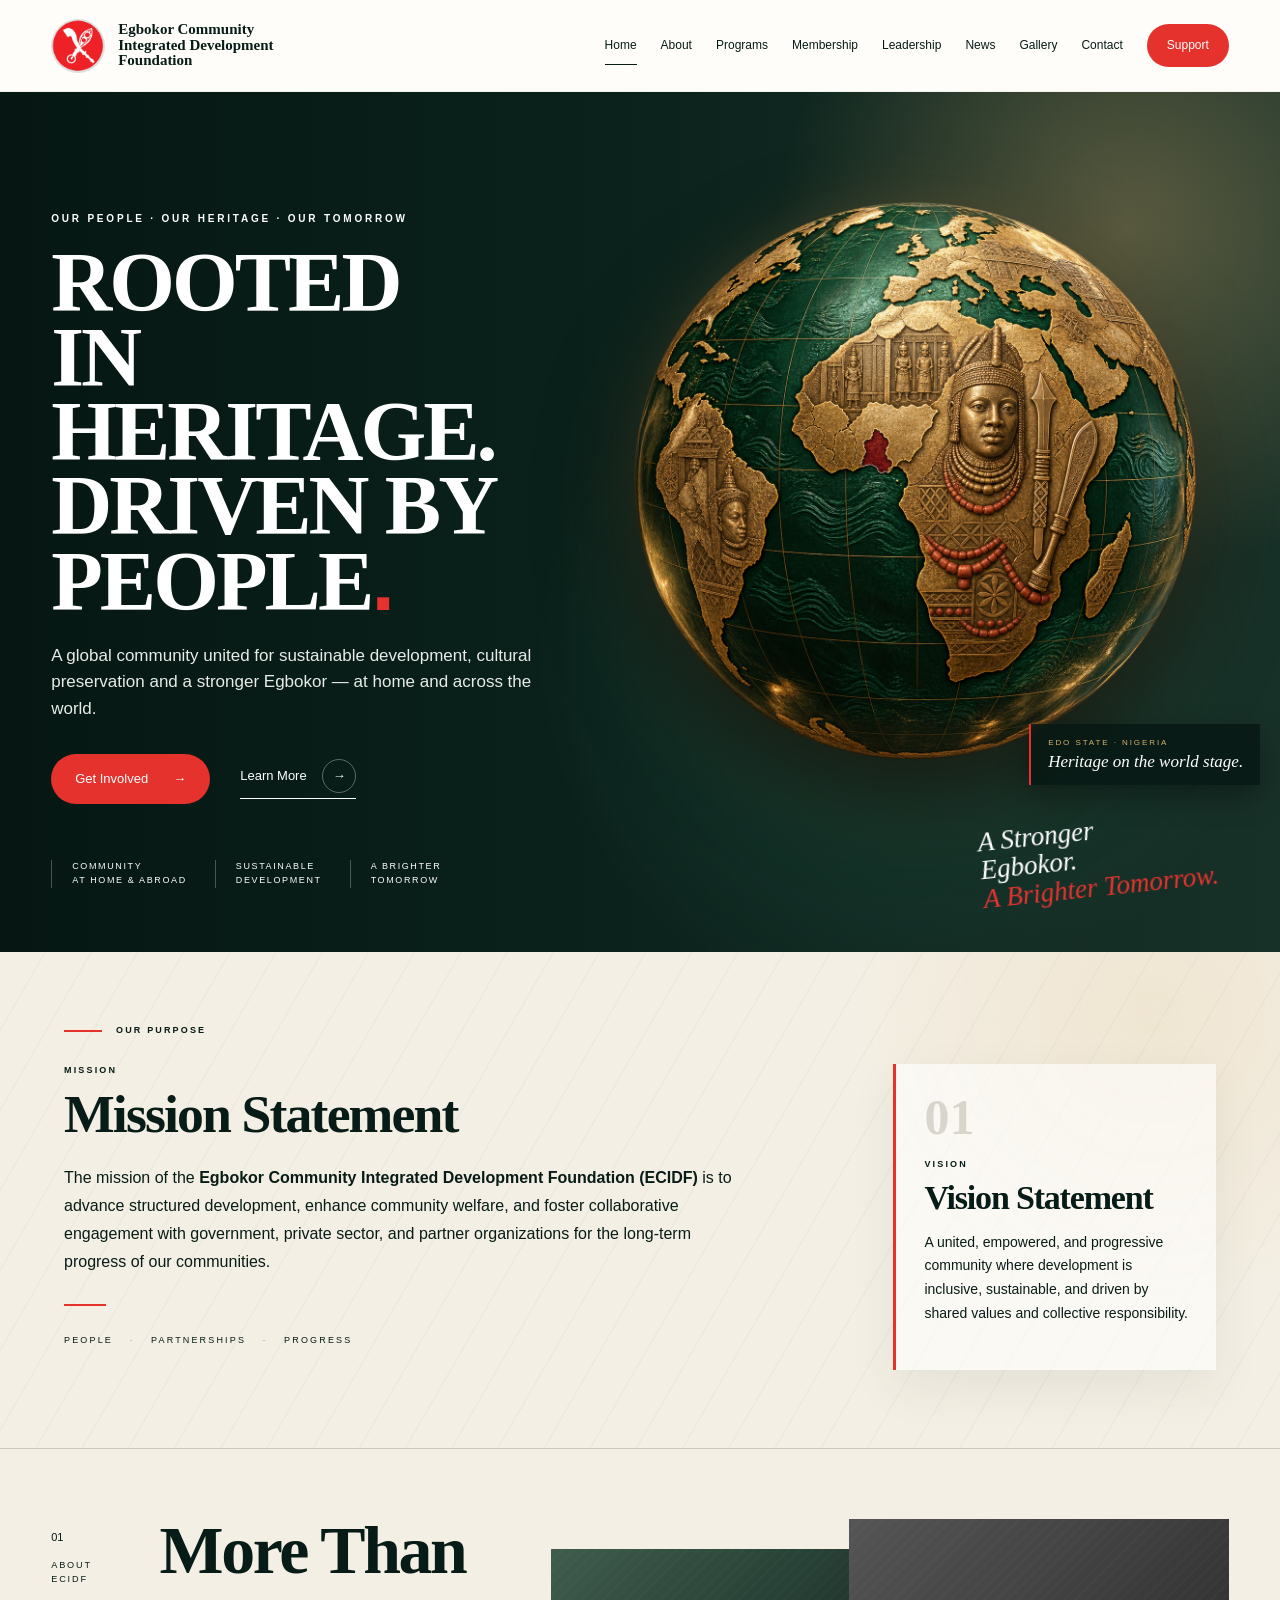
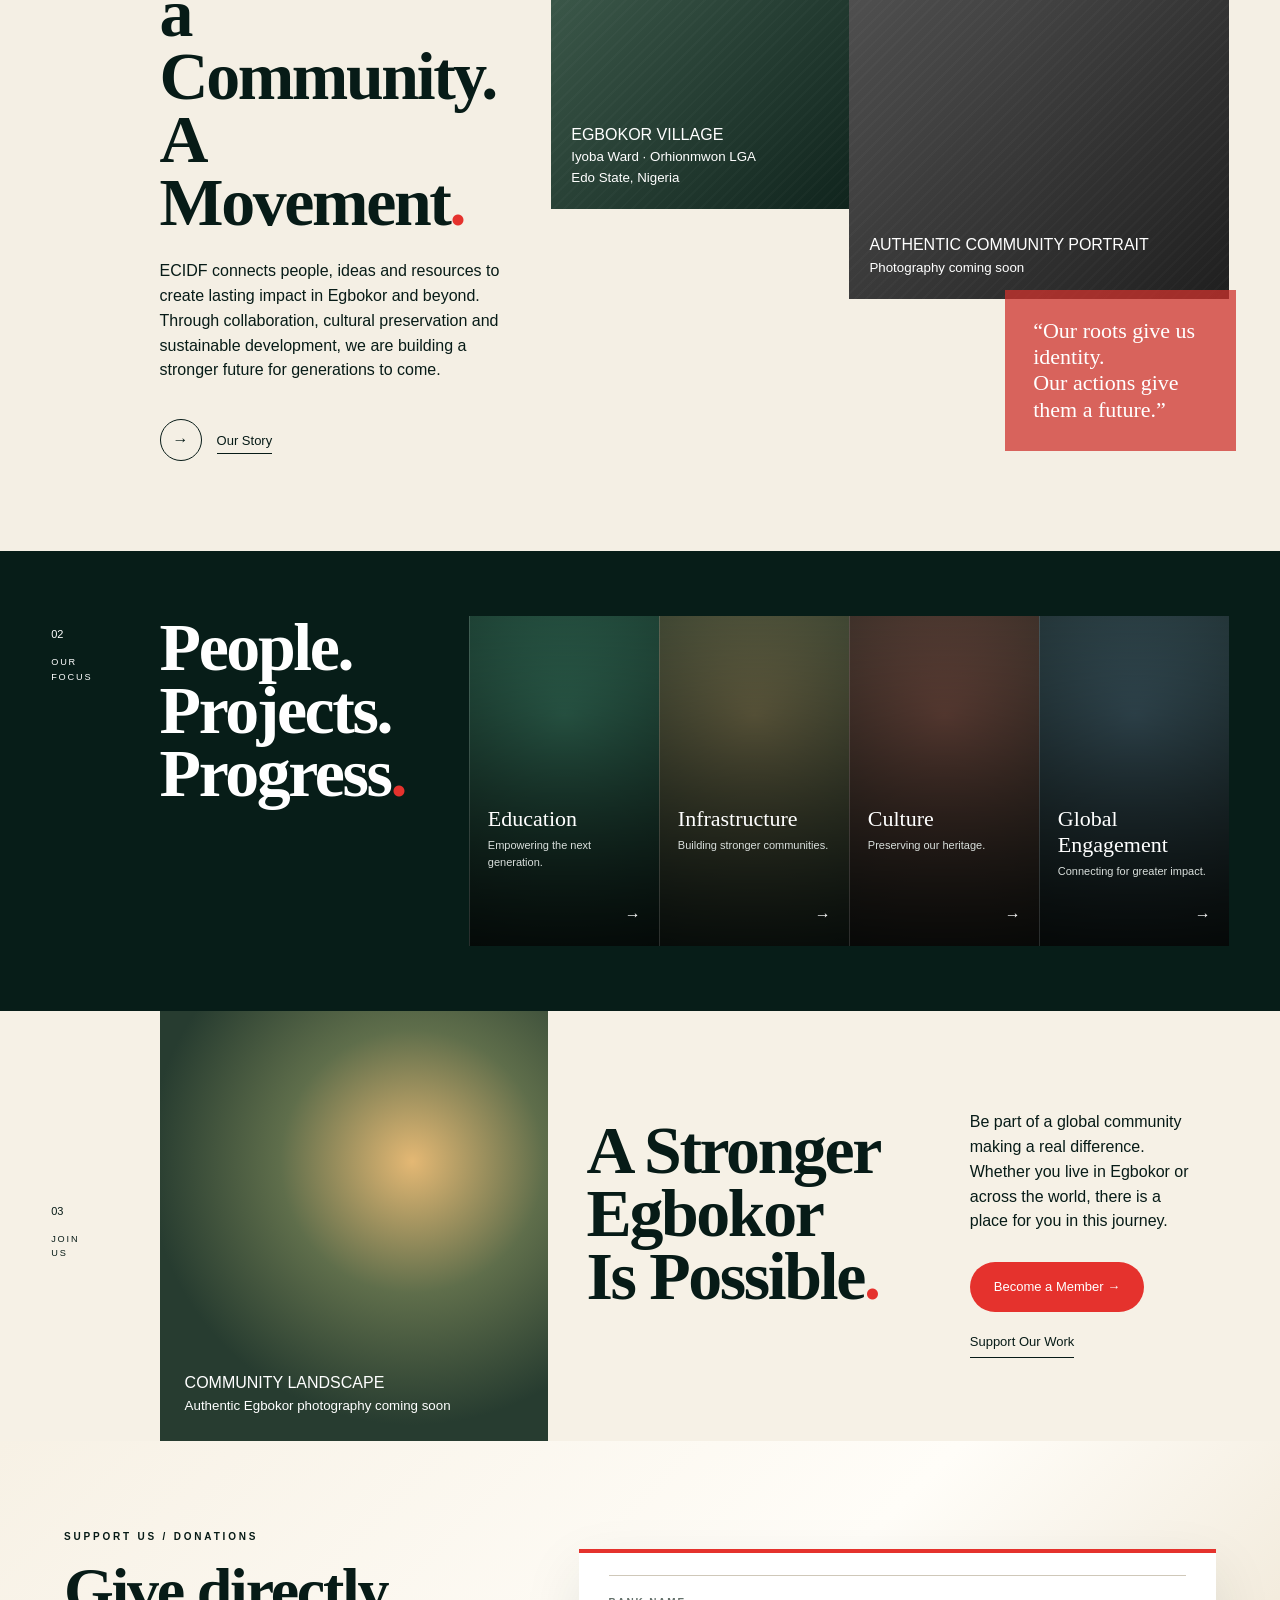
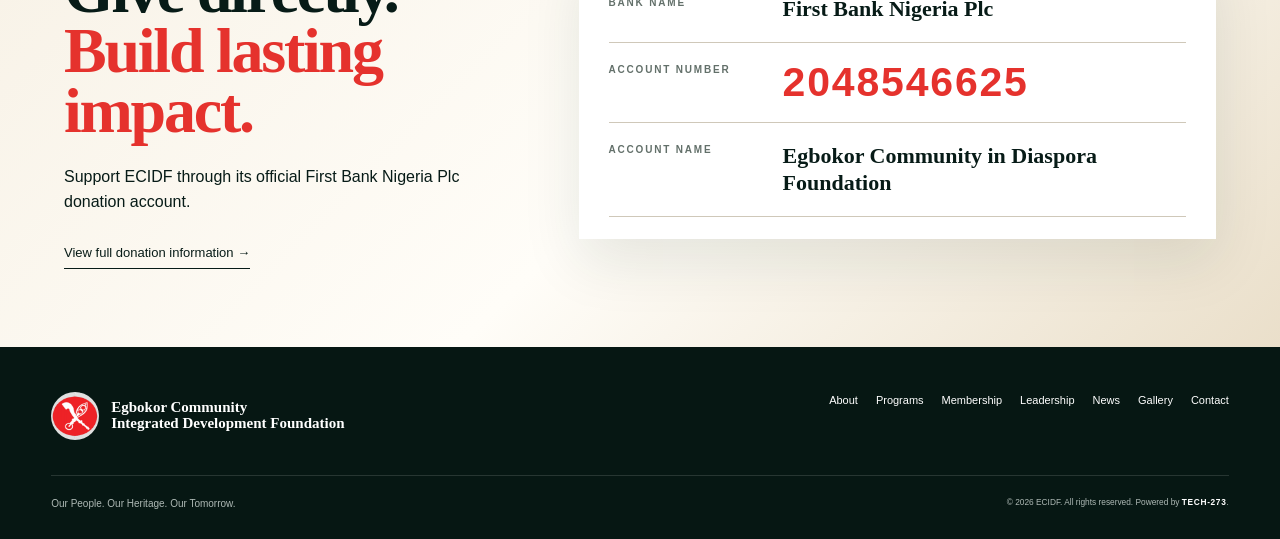
<file: index.html>
<!doctype html><html lang="en"><head><meta charset="utf-8"><meta name="viewport" content="width=device-width,initial-scale=1"><meta name="description" content="Egbokor Community Integrated Development Foundation"><title>Home | ECIDF</title><link rel="stylesheet" href="styles.css"></head><body><header class="site-header"><a class="brand" href="index.html"><span class="brand-mark"><img src="assets/images/ecidf-emblem.png" alt="ECIDF emblem"></span><span class="brand-type">Egbokor Community<br>Integrated Development<br>Foundation</span></a><button class="menu" aria-label="Toggle navigation" aria-expanded="false">Menu</button><nav><a class="active" href="index.html">Home</a><a class="" href="about.html">About</a><a class="" href="programs.html">Programs</a><a class="" href="membership.html">Membership</a><a class="" href="leadership.html">Leadership</a><a class="" href="news.html">News</a><a class="" href="gallery.html">Gallery</a><a class="" href="contact.html">Contact</a><a class="support-link" href="support.html">Support</a></nav></header><main>
<section class="hero-editorial">
 <div class="hero-wash"></div>
 <div class="hero-copy"><p class="meta">OUR PEOPLE · OUR HERITAGE · OUR TOMORROW</p><h1>ROOTED<br>IN HERITAGE.<br>DRIVEN BY<br>PEOPLE<span>.</span></h1><p class="dek">A global community united for sustainable development, cultural preservation and a stronger Egbokor — at home and across the world.</p><div class="hero-actions"><a class="button red" href="membership.html">Get Involved <b>→</b></a><a class="text-button" href="about.html">Learn More <i>→</i></a></div><div class="hero-notes"><span>Community<br>at home & abroad</span><span>Sustainable<br>development</span><span>A brighter<br>tomorrow</span></div></div>
 <div class="globe-art heritage-globe-art" aria-label="A rotating globe celebrating Edo State and Benin heritage"><div class="heritage-globe"><img src="assets/images/edo-benin-heritage-globe.png" alt="Globe showing Africa, Edo State and traditional Benin heritage symbols"></div><div class="globe-caption"><span>EDO STATE · NIGERIA</span><strong>Heritage on the world stage.</strong></div></div>
 <div class="hero-script">A Stronger<br>Egbokor.<br><em>A Brighter Tomorrow.</em></div>
</section>
<section class="purpose-editorial" aria-labelledby="mission-title">
  <div class="purpose-kicker"><span></span><p>OUR PURPOSE</p></div>
  <div class="mission-panel">
    <p class="purpose-label">MISSION</p>
    <h2 id="mission-title">Mission Statement</h2>
    <p>The mission of the <strong>Egbokor Community Integrated Development Foundation (ECIDF)</strong> is to advance structured development, enhance community welfare, and foster collaborative engagement with government, private sector, and partner organizations for the long-term progress of our communities.</p>
    <div class="purpose-rule"></div>
    <p class="purpose-tags">PEOPLE <i>·</i> PARTNERSHIPS <i>·</i> PROGRESS</p>
  </div>
  <aside class="vision-panel">
    <span class="vision-number">01</span>
    <p class="purpose-label">VISION</p>
    <h3>Vision Statement</h3>
    <p>A united, empowered, and progressive community where development is inclusive, sustainable, and driven by shared values and collective responsibility.</p>
  </aside>
</section>
<section class="editorial-section about-preview"><div class="section-index">01<br><small>ABOUT<br>ECIDF</small></div><div class="statement"><h2>More Than<br>a Community.<br>A Movement<span>.</span></h2><p>ECIDF connects people, ideas and resources to create lasting impact in Egbokor and beyond. Through collaboration, cultural preservation and sustainable development, we are building a stronger future for generations to come.</p><a class="circle-link" href="about.html">→</a><a class="inline-link" href="about.html">Our Story</a></div><div class="photo-collage"><div class="image-slot village"><span>EGBOKOR VILLAGE</span><small>Iyoba Ward · Orhionmwon LGA<br>Edo State, Nigeria</small></div><div class="image-slot portrait"><span>AUTHENTIC COMMUNITY PORTRAIT</span><small>Photography coming soon</small></div><blockquote>“Our roots give us identity.<br>Our actions give them a future.”</blockquote></div></section>
<section class="focus-section"><div class="section-index light">02<br><small>OUR<br>FOCUS</small></div><h2>People.<br>Projects.<br>Progress<span>.</span></h2><div class="focus-track"><a href="programs.html"><b>Education</b><span>Empowering the next generation.</span><i>→</i></a><a href="programs.html"><b>Infrastructure</b><span>Building stronger communities.</span><i>→</i></a><a href="programs.html"><b>Culture</b><span>Preserving our heritage.</span><i>→</i></a><a href="membership.html"><b>Global Engagement</b><span>Connecting for greater impact.</span><i>→</i></a></div></section>
<section class="join-section"><div class="section-index">03<br><small>JOIN<br>US</small></div><div class="landscape-placeholder"><span>COMMUNITY LANDSCAPE</span><small>Authentic Egbokor photography coming soon</small></div><h2>A Stronger<br>Egbokor<br>Is Possible<span>.</span></h2><div class="join-copy"><p>Be part of a global community making a real difference. Whether you live in Egbokor or across the world, there is a place for you in this journey.</p><a class="button red" href="membership.html">Become a Member →</a><a class="inline-link" href="support.html">Support Our Work</a></div></section><section class="home-donation" aria-labelledby="home-donation-title"><div class="donation-callout"><p class="meta">SUPPORT US / DONATIONS</p><h2 id="home-donation-title">Give directly.<br><span>Build lasting impact.</span></h2><p>Support ECIDF through its official First Bank Nigeria Plc donation account.</p><a class="inline-link" href="support.html#donations">View full donation information →</a></div><dl class="bank-details bank-details-home"><div><dt>Bank Name</dt><dd>First Bank Nigeria Plc</dd></div><div class="account-number-row"><dt>Account Number</dt><dd>2048546625</dd></div><div><dt>Account Name</dt><dd>Egbokor Community in Diaspora Foundation</dd></div></dl></section></main><footer><div class="footer-brand"><img src="assets/images/ecidf-emblem.png" alt=""><strong>Egbokor Community<br>Integrated Development Foundation</strong></div><div class="footer-nav"><a href="about.html">About</a><a href="programs.html">Programs</a><a href="membership.html">Membership</a><a href="leadership.html">Leadership</a><a href="news.html">News</a><a href="gallery.html">Gallery</a><a href="contact.html">Contact</a></div><div class="footer-meta"><span>Our People. Our Heritage. Our Tomorrow.</span><small>© 2026 ECIDF. All rights reserved. Powered by <strong class="tech-credit">TECH-273</strong>.</small></div></footer><script src="script.js"></script></body></html>
</file>
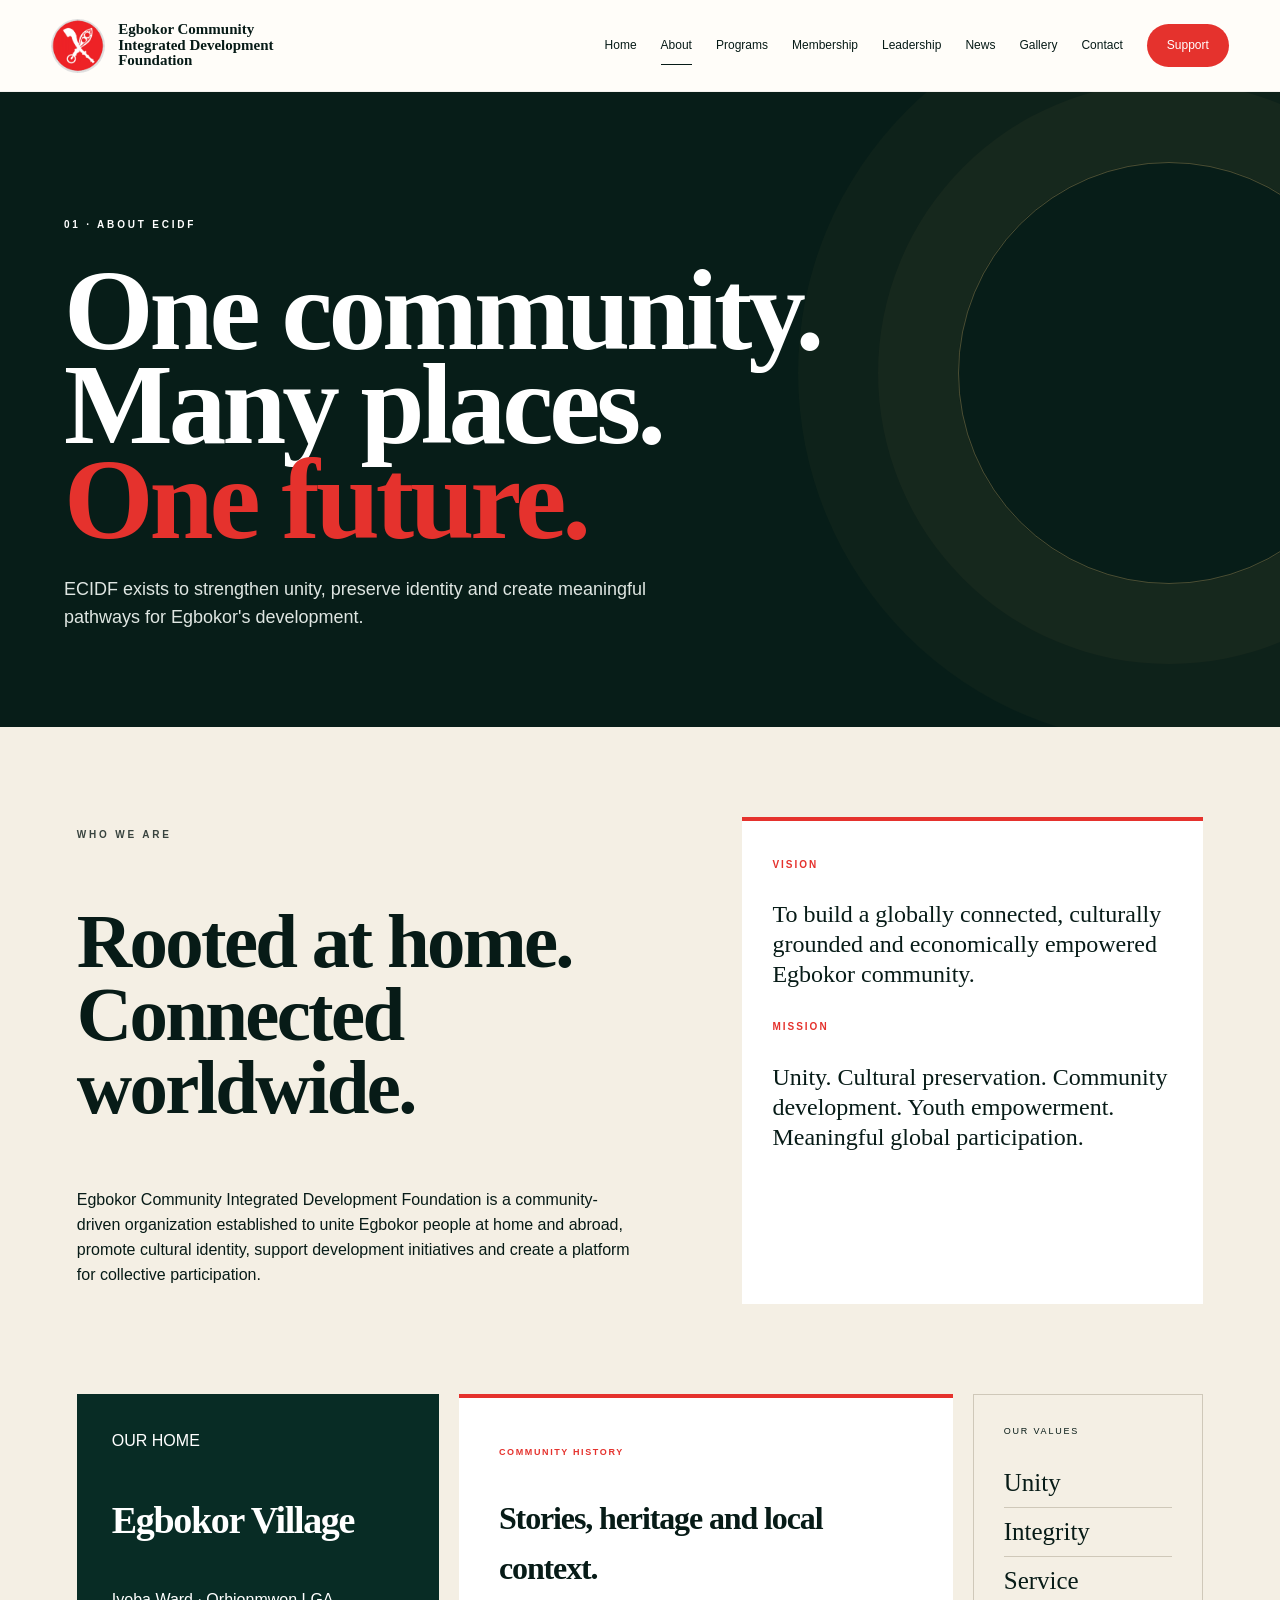
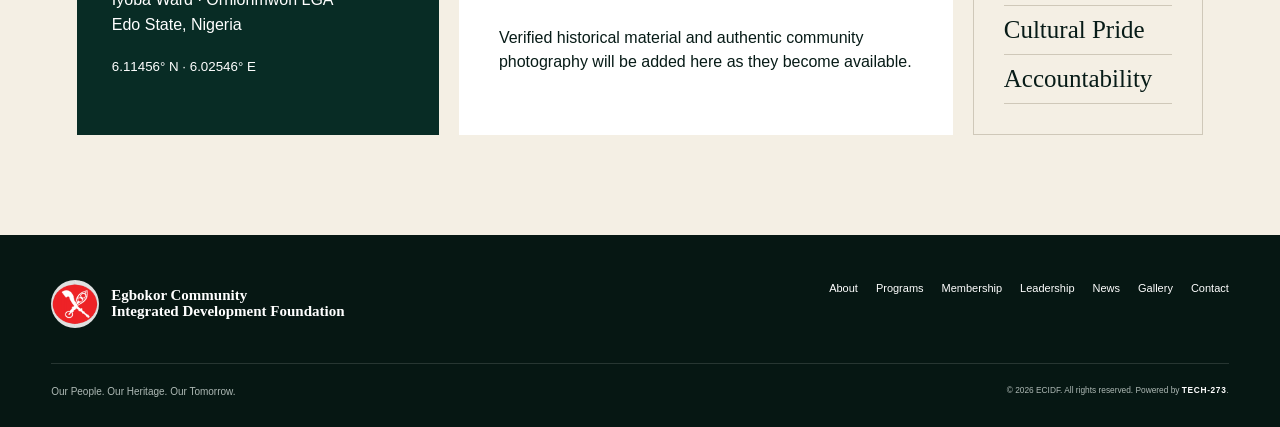
<file: about.html>
<!doctype html><html lang="en"><head><meta charset="utf-8"><meta name="viewport" content="width=device-width,initial-scale=1"><meta name="description" content="Egbokor Community Integrated Development Foundation"><title>About | ECIDF</title><link rel="stylesheet" href="styles.css"></head><body><header class="site-header"><a class="brand" href="index.html"><span class="brand-mark"><img src="assets/images/ecidf-emblem.png" alt="ECIDF emblem"></span><span class="brand-type">Egbokor Community<br>Integrated Development<br>Foundation</span></a><button class="menu" aria-label="Toggle navigation" aria-expanded="false">Menu</button><nav><a class="" href="index.html">Home</a><a class="active" href="about.html">About</a><a class="" href="programs.html">Programs</a><a class="" href="membership.html">Membership</a><a class="" href="leadership.html">Leadership</a><a class="" href="news.html">News</a><a class="" href="gallery.html">Gallery</a><a class="" href="contact.html">Contact</a><a class="support-link" href="support.html">Support</a></nav></header><main><section class="page-intro"><p class="meta">01 · ABOUT ECIDF</p><h1>One community.<br>Many places.<br><span>One future.</span></h1><p class="page-dek">ECIDF exists to strengthen unity, preserve identity and create meaningful pathways for Egbokor's development.</p></section><section class="split-editorial"><div><p class="meta dark">WHO WE ARE</p><h2>Rooted at home.<br>Connected worldwide.</h2><p>Egbokor Community Integrated Development Foundation is a community-driven organization established to unite Egbokor people at home and abroad, promote cultural identity, support development initiatives and create a platform for collective participation.</p></div><aside class="manifesto"><b>VISION</b><p>To build a globally connected, culturally grounded and economically empowered Egbokor community.</p><b>MISSION</b><p>Unity. Cultural preservation. Community development. Youth empowerment. Meaningful global participation.</p></aside></section><section class="broken-grid"><div class="location-panel"><span>OUR HOME</span><h3>Egbokor Village</h3><p>Iyoba Ward · Orhionmwon LGA<br>Edo State, Nigeria</p><small>6.11456° N · 6.02546° E</small></div><div class="coming editorial-coming"><span>COMMUNITY HISTORY</span><h3>Stories, heritage and local context.</h3><p>Verified historical material and authentic community photography will be added here as they become available.</p></div><div class="values"><span>OUR VALUES</span><strong>Unity</strong><strong>Integrity</strong><strong>Service</strong><strong>Cultural Pride</strong><strong>Accountability</strong></div></section></main><footer><div class="footer-brand"><img src="assets/images/ecidf-emblem.png" alt=""><strong>Egbokor Community<br>Integrated Development Foundation</strong></div><div class="footer-nav"><a href="about.html">About</a><a href="programs.html">Programs</a><a href="membership.html">Membership</a><a href="leadership.html">Leadership</a><a href="news.html">News</a><a href="gallery.html">Gallery</a><a href="contact.html">Contact</a></div><div class="footer-meta"><span>Our People. Our Heritage. Our Tomorrow.</span><small>© 2026 ECIDF. All rights reserved. Powered by <strong class="tech-credit">TECH-273</strong>.</small></div></footer><script src="script.js"></script></body></html>
</file>
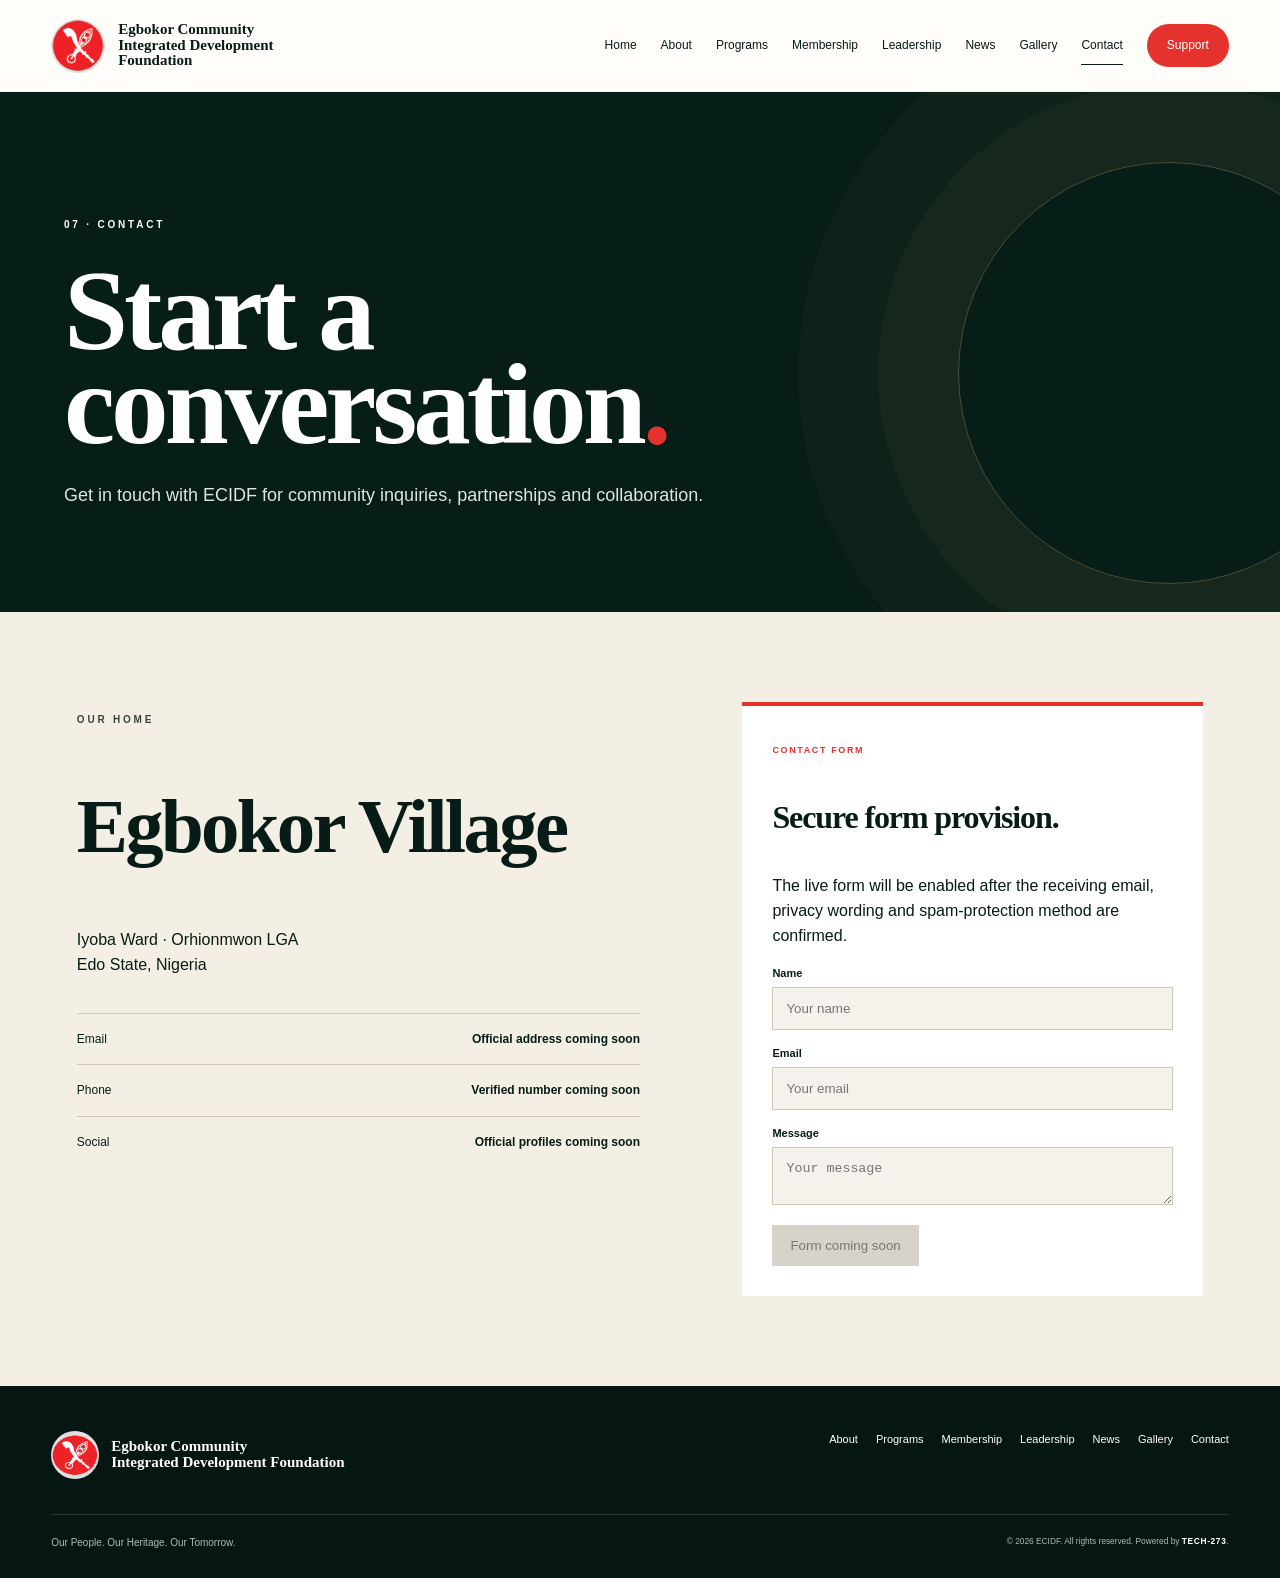
<file: contact.html>
<!doctype html><html lang="en"><head><meta charset="utf-8"><meta name="viewport" content="width=device-width,initial-scale=1"><meta name="description" content="Egbokor Community Integrated Development Foundation"><title>Contact | ECIDF</title><link rel="stylesheet" href="styles.css"></head><body><header class="site-header"><a class="brand" href="index.html"><span class="brand-mark"><img src="assets/images/ecidf-emblem.png" alt="ECIDF emblem"></span><span class="brand-type">Egbokor Community<br>Integrated Development<br>Foundation</span></a><button class="menu" aria-label="Toggle navigation" aria-expanded="false">Menu</button><nav><a class="" href="index.html">Home</a><a class="" href="about.html">About</a><a class="" href="programs.html">Programs</a><a class="" href="membership.html">Membership</a><a class="" href="leadership.html">Leadership</a><a class="" href="news.html">News</a><a class="" href="gallery.html">Gallery</a><a class="active" href="contact.html">Contact</a><a class="support-link" href="support.html">Support</a></nav></header><main><section class="page-intro"><p class="meta">07 · CONTACT</p><h1>Start a<br>conversation<span>.</span></h1><p class="page-dek">Get in touch with ECIDF for community inquiries, partnerships and collaboration.</p></section><section class="contact-editorial"><div><p class="meta dark">OUR HOME</p><h2>Egbokor Village</h2><p>Iyoba Ward · Orhionmwon LGA<br>Edo State, Nigeria</p><div class="contact-lines"><span>Email <b>Official address coming soon</b></span><span>Phone <b>Verified number coming soon</b></span><span>Social <b>Official profiles coming soon</b></span></div></div><div class="coming form-provision"><span>CONTACT FORM</span><h3>Secure form provision.</h3><p>The live form will be enabled after the receiving email, privacy wording and spam-protection method are confirmed.</p><label>Name<input disabled placeholder="Your name"></label><label>Email<input disabled placeholder="Your email"></label><label>Message<textarea disabled placeholder="Your message"></textarea></label><button disabled>Form coming soon</button></div></section></main><footer><div class="footer-brand"><img src="assets/images/ecidf-emblem.png" alt=""><strong>Egbokor Community<br>Integrated Development Foundation</strong></div><div class="footer-nav"><a href="about.html">About</a><a href="programs.html">Programs</a><a href="membership.html">Membership</a><a href="leadership.html">Leadership</a><a href="news.html">News</a><a href="gallery.html">Gallery</a><a href="contact.html">Contact</a></div><div class="footer-meta"><span>Our People. Our Heritage. Our Tomorrow.</span><small>© 2026 ECIDF. All rights reserved. Powered by <strong class="tech-credit">TECH-273</strong>.</small></div></footer><script src="script.js"></script></body></html>
</file>
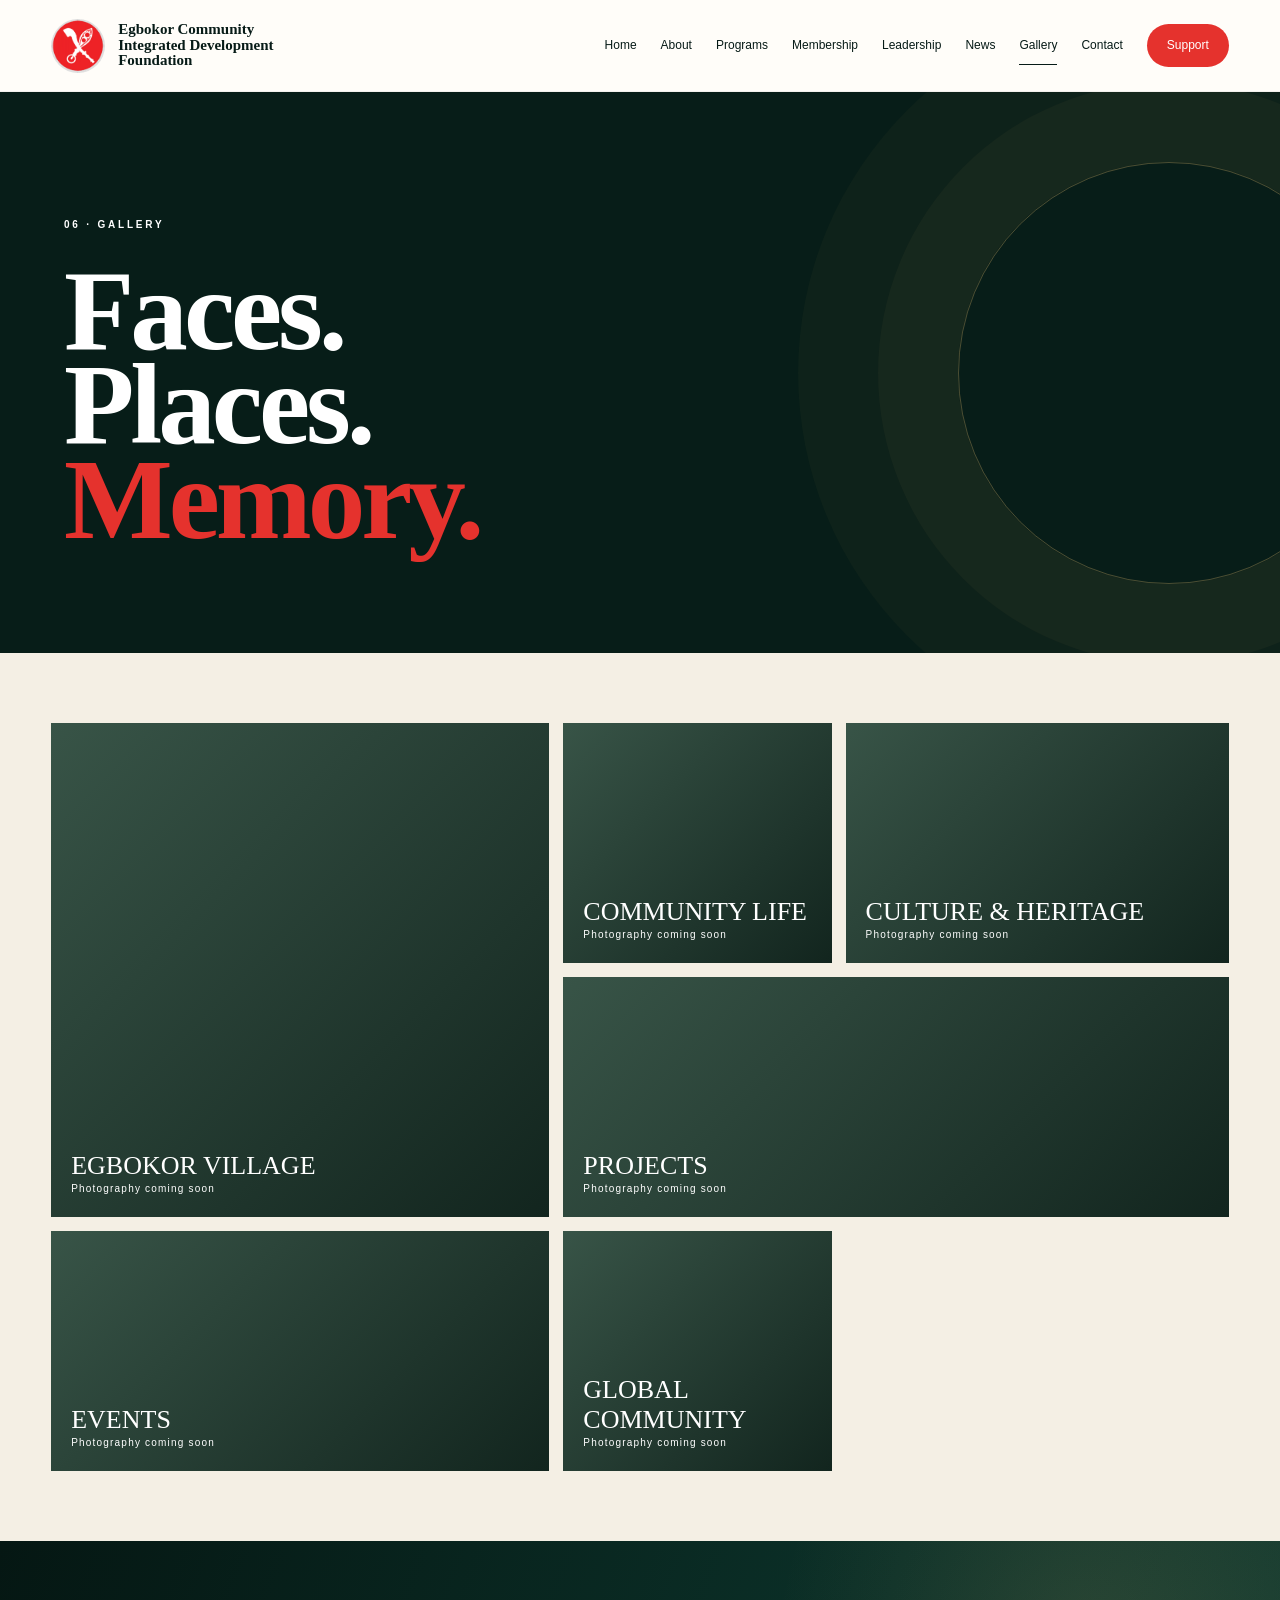
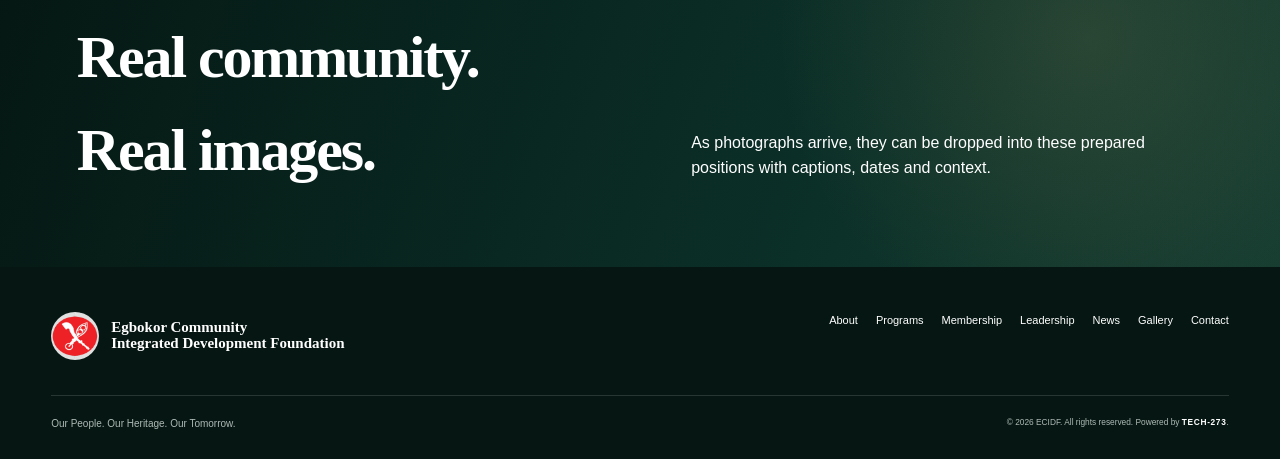
<file: gallery.html>
<!doctype html><html lang="en"><head><meta charset="utf-8"><meta name="viewport" content="width=device-width,initial-scale=1"><meta name="description" content="Egbokor Community Integrated Development Foundation"><title>Gallery | ECIDF</title><link rel="stylesheet" href="styles.css"></head><body><header class="site-header"><a class="brand" href="index.html"><span class="brand-mark"><img src="assets/images/ecidf-emblem.png" alt="ECIDF emblem"></span><span class="brand-type">Egbokor Community<br>Integrated Development<br>Foundation</span></a><button class="menu" aria-label="Toggle navigation" aria-expanded="false">Menu</button><nav><a class="" href="index.html">Home</a><a class="" href="about.html">About</a><a class="" href="programs.html">Programs</a><a class="" href="membership.html">Membership</a><a class="" href="leadership.html">Leadership</a><a class="" href="news.html">News</a><a class="active" href="gallery.html">Gallery</a><a class="" href="contact.html">Contact</a><a class="support-link" href="support.html">Support</a></nav></header><main><section class="page-intro"><p class="meta">06 · GALLERY</p><h1>Faces.<br>Places.<br><span>Memory.</span></h1></section><section class="gallery-editorial"><div class="gallery-placeholder g1"><span>EGBOKOR VILLAGE</span><small>Photography coming soon</small></div><div class="gallery-placeholder g2"><span>COMMUNITY LIFE</span><small>Photography coming soon</small></div><div class="gallery-placeholder g3"><span>CULTURE & HERITAGE</span><small>Photography coming soon</small></div><div class="gallery-placeholder g4"><span>PROJECTS</span><small>Photography coming soon</small></div><div class="gallery-placeholder g5"><span>EVENTS</span><small>Photography coming soon</small></div><div class="gallery-placeholder g6"><span>GLOBAL COMMUNITY</span><small>Photography coming soon</small></div></section><section class="evidence-band"><h2>Real community. Real images.</h2><p>As photographs arrive, they can be dropped into these prepared positions with captions, dates and context.</p></section></main><footer><div class="footer-brand"><img src="assets/images/ecidf-emblem.png" alt=""><strong>Egbokor Community<br>Integrated Development Foundation</strong></div><div class="footer-nav"><a href="about.html">About</a><a href="programs.html">Programs</a><a href="membership.html">Membership</a><a href="leadership.html">Leadership</a><a href="news.html">News</a><a href="gallery.html">Gallery</a><a href="contact.html">Contact</a></div><div class="footer-meta"><span>Our People. Our Heritage. Our Tomorrow.</span><small>© 2026 ECIDF. All rights reserved. Powered by <strong class="tech-credit">TECH-273</strong>.</small></div></footer><script src="script.js"></script></body></html>
</file>
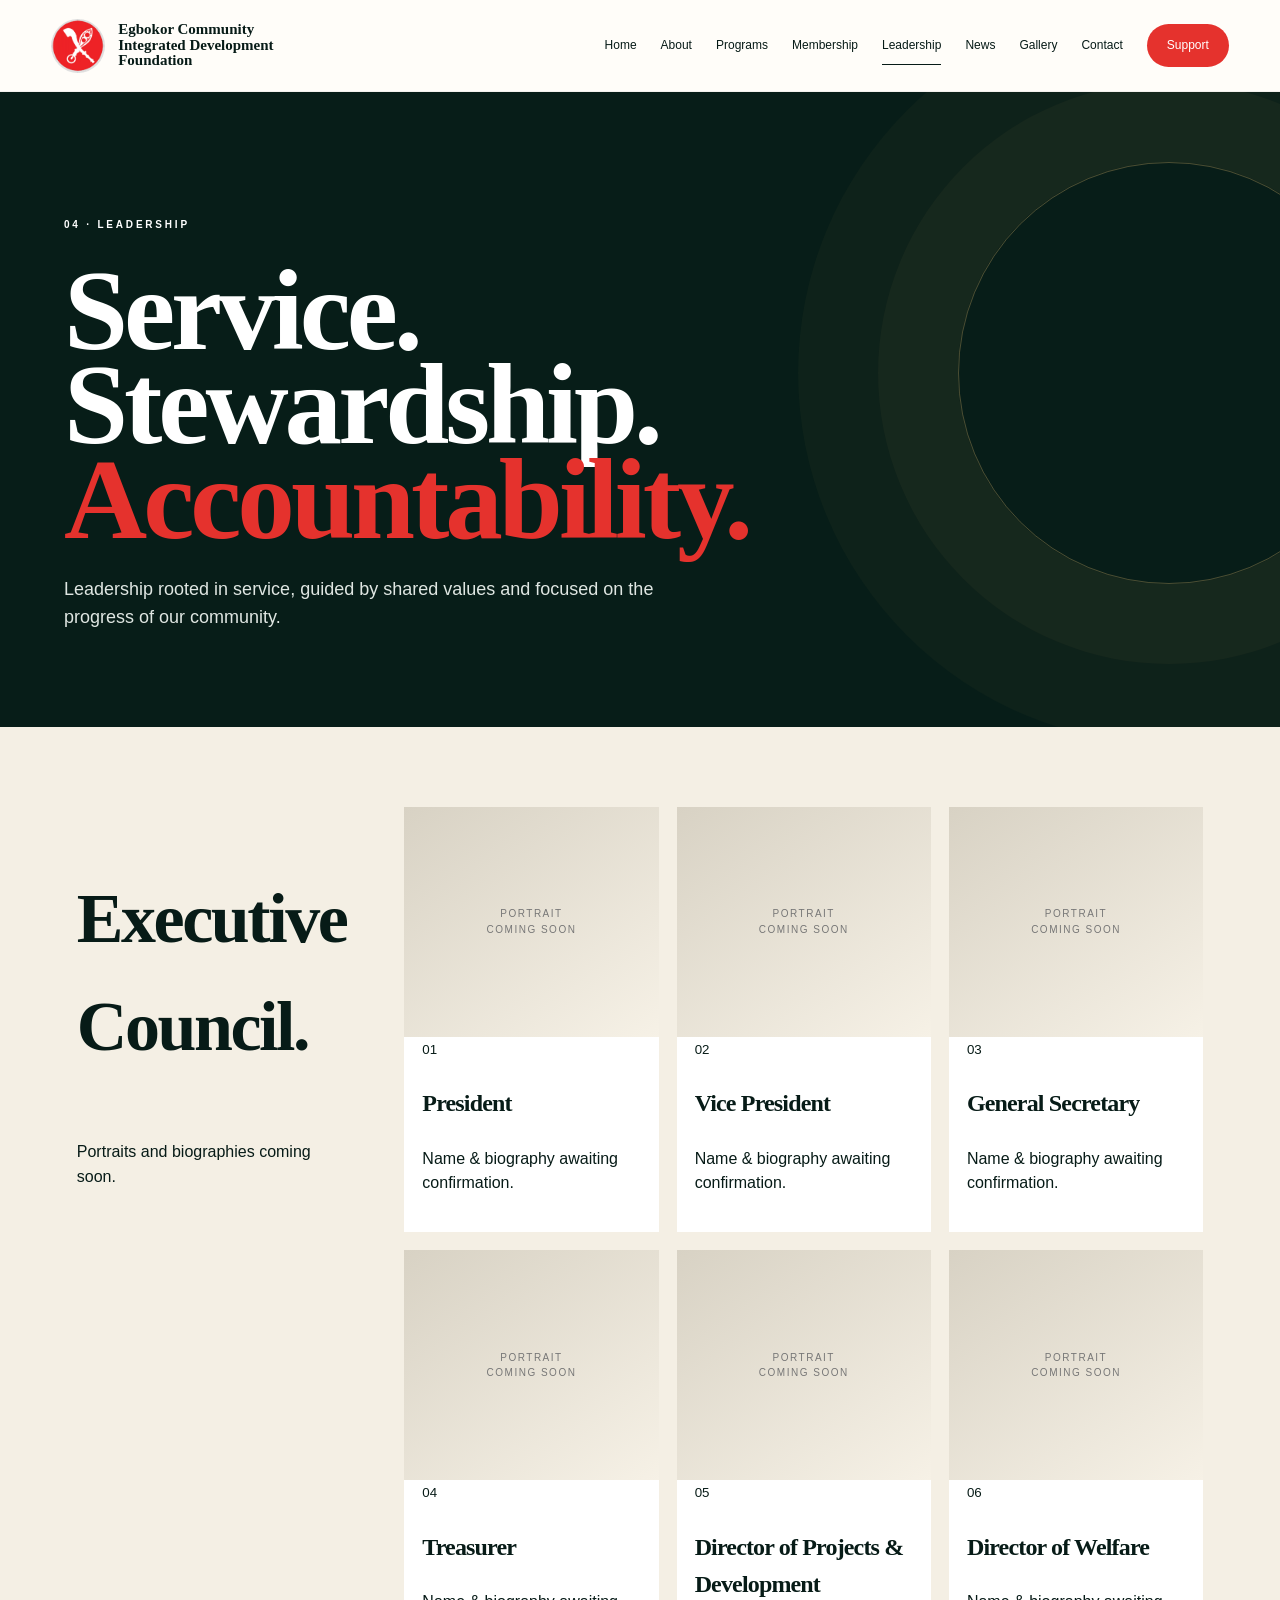
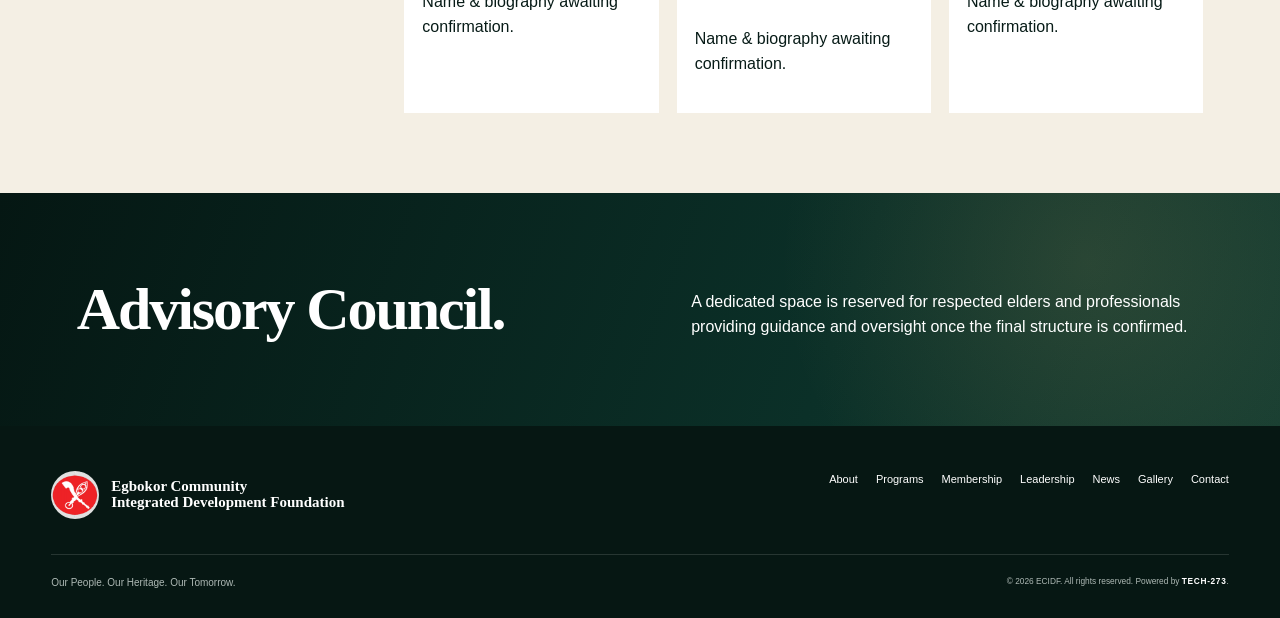
<file: leadership.html>
<!doctype html><html lang="en"><head><meta charset="utf-8"><meta name="viewport" content="width=device-width,initial-scale=1"><meta name="description" content="Egbokor Community Integrated Development Foundation"><title>Leadership | ECIDF</title><link rel="stylesheet" href="styles.css"></head><body><header class="site-header"><a class="brand" href="index.html"><span class="brand-mark"><img src="assets/images/ecidf-emblem.png" alt="ECIDF emblem"></span><span class="brand-type">Egbokor Community<br>Integrated Development<br>Foundation</span></a><button class="menu" aria-label="Toggle navigation" aria-expanded="false">Menu</button><nav><a class="" href="index.html">Home</a><a class="" href="about.html">About</a><a class="" href="programs.html">Programs</a><a class="" href="membership.html">Membership</a><a class="active" href="leadership.html">Leadership</a><a class="" href="news.html">News</a><a class="" href="gallery.html">Gallery</a><a class="" href="contact.html">Contact</a><a class="support-link" href="support.html">Support</a></nav></header><main><section class="page-intro"><p class="meta">04 · LEADERSHIP</p><h1>Service.<br>Stewardship.<br><span>Accountability.</span></h1><p class="page-dek">Leadership rooted in service, guided by shared values and focused on the progress of our community.</p></section><section class="leadership-layout"><div class="lead-title"><h2>Executive<br>Council.</h2><p>Portraits and biographies coming soon.</p></div><article class="leader-card"><div class="portrait-slot">PORTRAIT<br>COMING SOON</div><small>01</small><h3>President</h3><p>Name & biography awaiting confirmation.</p></article><article class="leader-card"><div class="portrait-slot">PORTRAIT<br>COMING SOON</div><small>02</small><h3>Vice President</h3><p>Name & biography awaiting confirmation.</p></article><article class="leader-card"><div class="portrait-slot">PORTRAIT<br>COMING SOON</div><small>03</small><h3>General Secretary</h3><p>Name & biography awaiting confirmation.</p></article><article class="leader-card"><div class="portrait-slot">PORTRAIT<br>COMING SOON</div><small>04</small><h3>Treasurer</h3><p>Name & biography awaiting confirmation.</p></article><article class="leader-card"><div class="portrait-slot">PORTRAIT<br>COMING SOON</div><small>05</small><h3>Director of Projects & Development</h3><p>Name & biography awaiting confirmation.</p></article><article class="leader-card"><div class="portrait-slot">PORTRAIT<br>COMING SOON</div><small>06</small><h3>Director of Welfare</h3><p>Name & biography awaiting confirmation.</p></article></section><section class="evidence-band"><h2>Advisory Council.</h2><p>A dedicated space is reserved for respected elders and professionals providing guidance and oversight once the final structure is confirmed.</p></section></main><footer><div class="footer-brand"><img src="assets/images/ecidf-emblem.png" alt=""><strong>Egbokor Community<br>Integrated Development Foundation</strong></div><div class="footer-nav"><a href="about.html">About</a><a href="programs.html">Programs</a><a href="membership.html">Membership</a><a href="leadership.html">Leadership</a><a href="news.html">News</a><a href="gallery.html">Gallery</a><a href="contact.html">Contact</a></div><div class="footer-meta"><span>Our People. Our Heritage. Our Tomorrow.</span><small>© 2026 ECIDF. All rights reserved. Powered by <strong class="tech-credit">TECH-273</strong>.</small></div></footer><script src="script.js"></script></body></html>
</file>
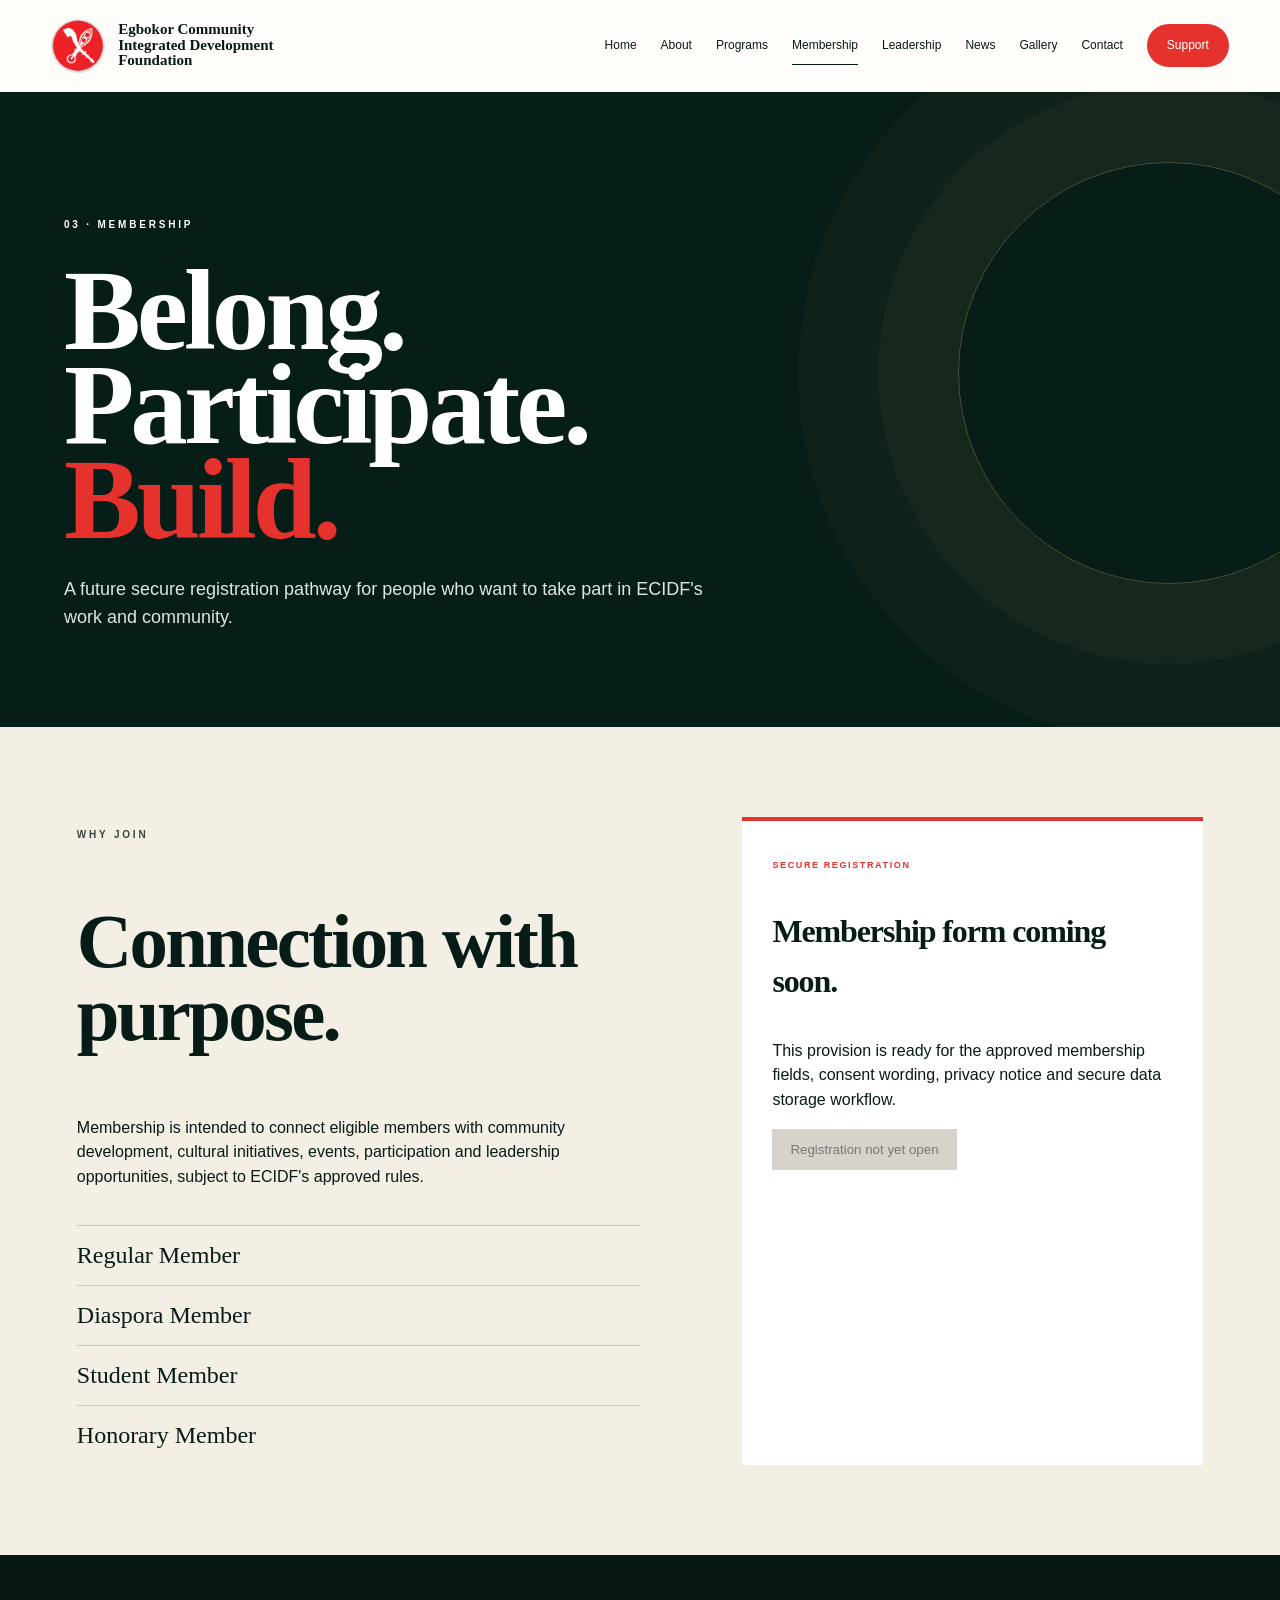
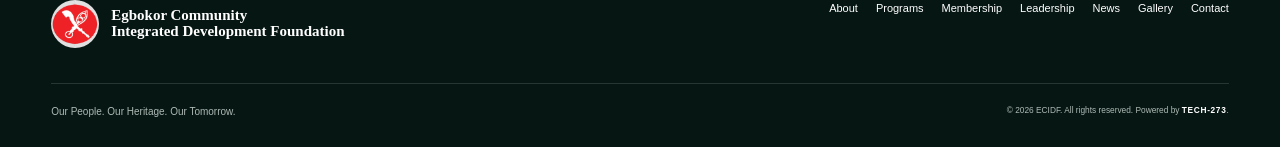
<file: membership.html>
<!doctype html><html lang="en"><head><meta charset="utf-8"><meta name="viewport" content="width=device-width,initial-scale=1"><meta name="description" content="Egbokor Community Integrated Development Foundation"><title>Membership | ECIDF</title><link rel="stylesheet" href="styles.css"></head><body><header class="site-header"><a class="brand" href="index.html"><span class="brand-mark"><img src="assets/images/ecidf-emblem.png" alt="ECIDF emblem"></span><span class="brand-type">Egbokor Community<br>Integrated Development<br>Foundation</span></a><button class="menu" aria-label="Toggle navigation" aria-expanded="false">Menu</button><nav><a class="" href="index.html">Home</a><a class="" href="about.html">About</a><a class="" href="programs.html">Programs</a><a class="active" href="membership.html">Membership</a><a class="" href="leadership.html">Leadership</a><a class="" href="news.html">News</a><a class="" href="gallery.html">Gallery</a><a class="" href="contact.html">Contact</a><a class="support-link" href="support.html">Support</a></nav></header><main><section class="page-intro"><p class="meta">03 · MEMBERSHIP</p><h1>Belong.<br>Participate.<br><span>Build.</span></h1><p class="page-dek">A future secure registration pathway for people who want to take part in ECIDF's work and community.</p></section><section class="split-editorial"><div><p class="meta dark">WHY JOIN</p><h2>Connection with purpose.</h2><p>Membership is intended to connect eligible members with community development, cultural initiatives, events, participation and leadership opportunities, subject to ECIDF's approved rules.</p><div class="category-list"><span>Regular Member</span><span>Diaspora Member</span><span>Student Member</span><span>Honorary Member</span></div></div><div class="coming form-provision"><span>SECURE REGISTRATION</span><h3>Membership form coming soon.</h3><p>This provision is ready for the approved membership fields, consent wording, privacy notice and secure data storage workflow.</p><button disabled>Registration not yet open</button></div></section></main><footer><div class="footer-brand"><img src="assets/images/ecidf-emblem.png" alt=""><strong>Egbokor Community<br>Integrated Development Foundation</strong></div><div class="footer-nav"><a href="about.html">About</a><a href="programs.html">Programs</a><a href="membership.html">Membership</a><a href="leadership.html">Leadership</a><a href="news.html">News</a><a href="gallery.html">Gallery</a><a href="contact.html">Contact</a></div><div class="footer-meta"><span>Our People. Our Heritage. Our Tomorrow.</span><small>© 2026 ECIDF. All rights reserved. Powered by <strong class="tech-credit">TECH-273</strong>.</small></div></footer><script src="script.js"></script></body></html>
</file>
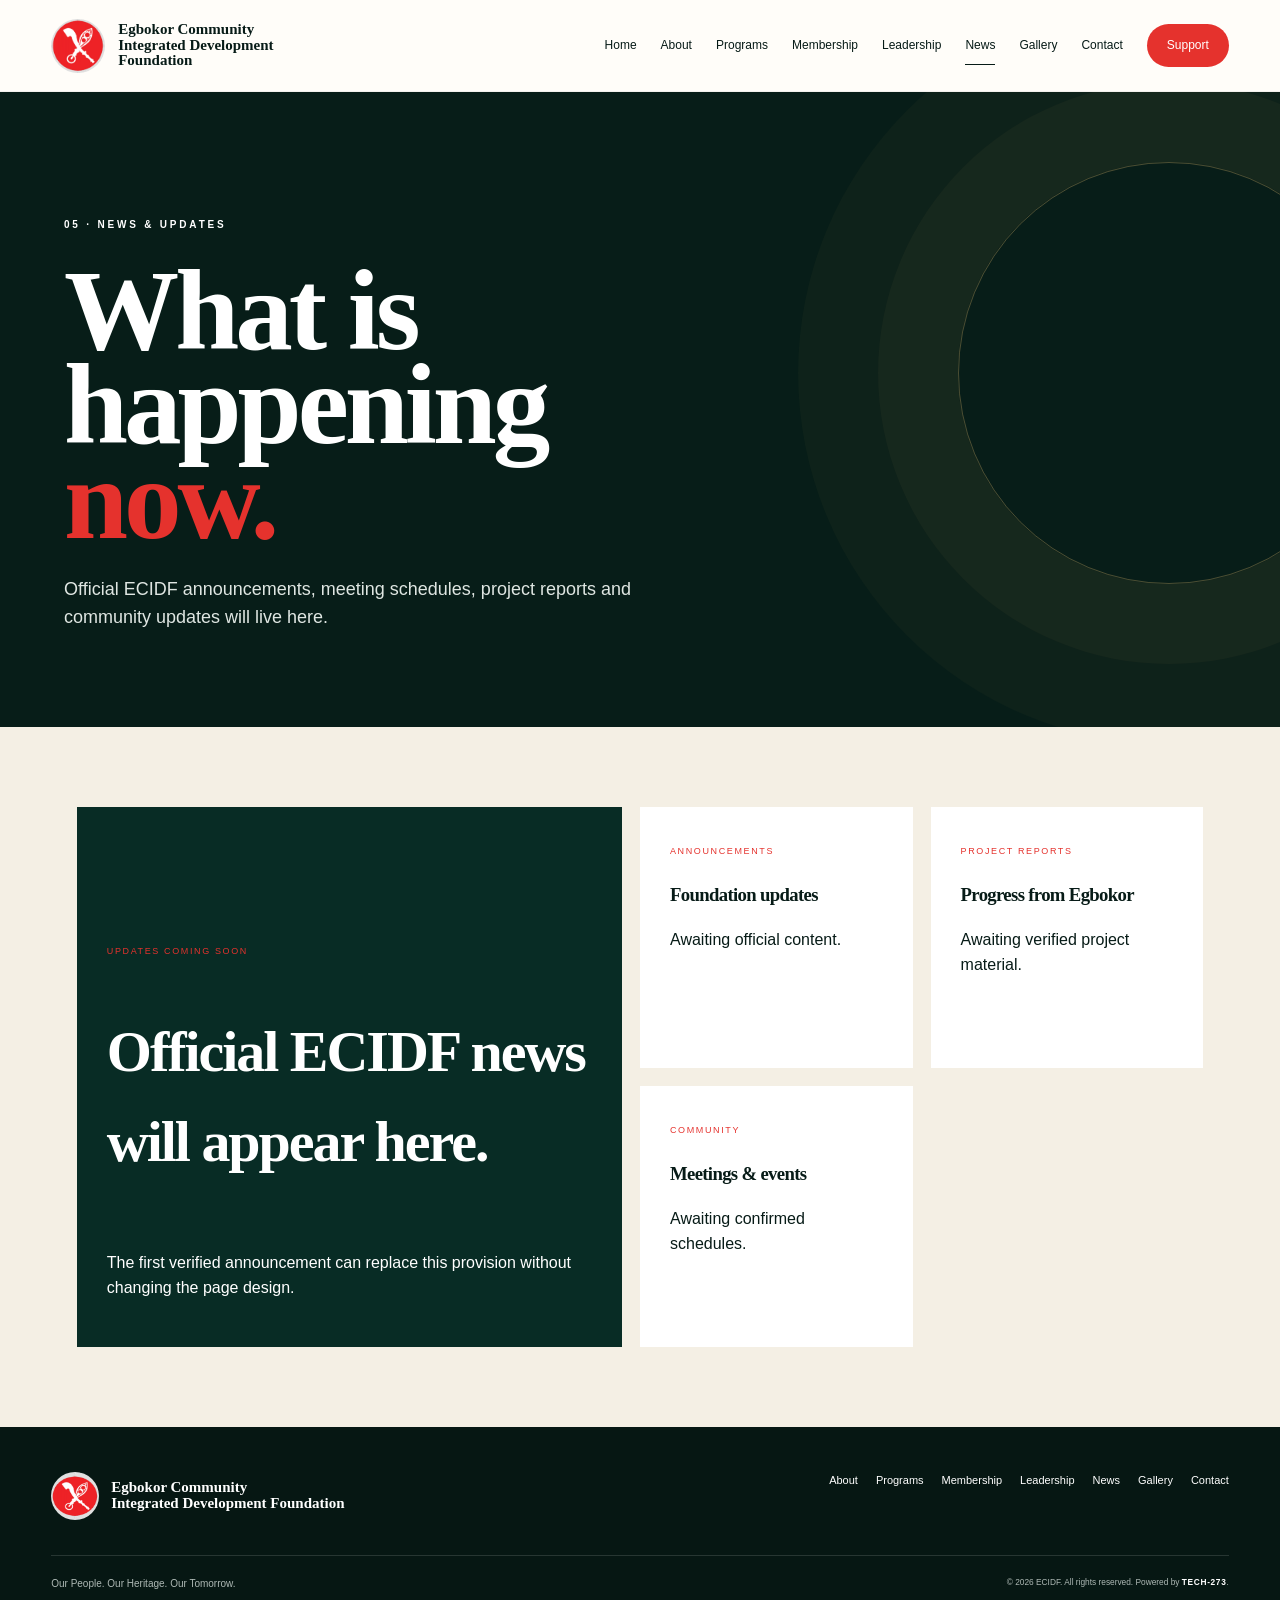
<file: news.html>
<!doctype html><html lang="en"><head><meta charset="utf-8"><meta name="viewport" content="width=device-width,initial-scale=1"><meta name="description" content="Egbokor Community Integrated Development Foundation"><title>News | ECIDF</title><link rel="stylesheet" href="styles.css"></head><body><header class="site-header"><a class="brand" href="index.html"><span class="brand-mark"><img src="assets/images/ecidf-emblem.png" alt="ECIDF emblem"></span><span class="brand-type">Egbokor Community<br>Integrated Development<br>Foundation</span></a><button class="menu" aria-label="Toggle navigation" aria-expanded="false">Menu</button><nav><a class="" href="index.html">Home</a><a class="" href="about.html">About</a><a class="" href="programs.html">Programs</a><a class="" href="membership.html">Membership</a><a class="" href="leadership.html">Leadership</a><a class="active" href="news.html">News</a><a class="" href="gallery.html">Gallery</a><a class="" href="contact.html">Contact</a><a class="support-link" href="support.html">Support</a></nav></header><main><section class="page-intro"><p class="meta">05 · NEWS & UPDATES</p><h1>What is<br>happening<br><span>now.</span></h1><p class="page-dek">Official ECIDF announcements, meeting schedules, project reports and community updates will live here.</p></section><section class="news-ledger"><article class="featured-news"><span>UPDATES COMING SOON</span><h2>Official ECIDF news will appear here.</h2><p>The first verified announcement can replace this provision without changing the page design.</p></article><article><small>ANNOUNCEMENTS</small><h3>Foundation updates</h3><p>Awaiting official content.</p></article><article><small>PROJECT REPORTS</small><h3>Progress from Egbokor</h3><p>Awaiting verified project material.</p></article><article><small>COMMUNITY</small><h3>Meetings & events</h3><p>Awaiting confirmed schedules.</p></article></section></main><footer><div class="footer-brand"><img src="assets/images/ecidf-emblem.png" alt=""><strong>Egbokor Community<br>Integrated Development Foundation</strong></div><div class="footer-nav"><a href="about.html">About</a><a href="programs.html">Programs</a><a href="membership.html">Membership</a><a href="leadership.html">Leadership</a><a href="news.html">News</a><a href="gallery.html">Gallery</a><a href="contact.html">Contact</a></div><div class="footer-meta"><span>Our People. Our Heritage. Our Tomorrow.</span><small>© 2026 ECIDF. All rights reserved. Powered by <strong class="tech-credit">TECH-273</strong>.</small></div></footer><script src="script.js"></script></body></html>
</file>
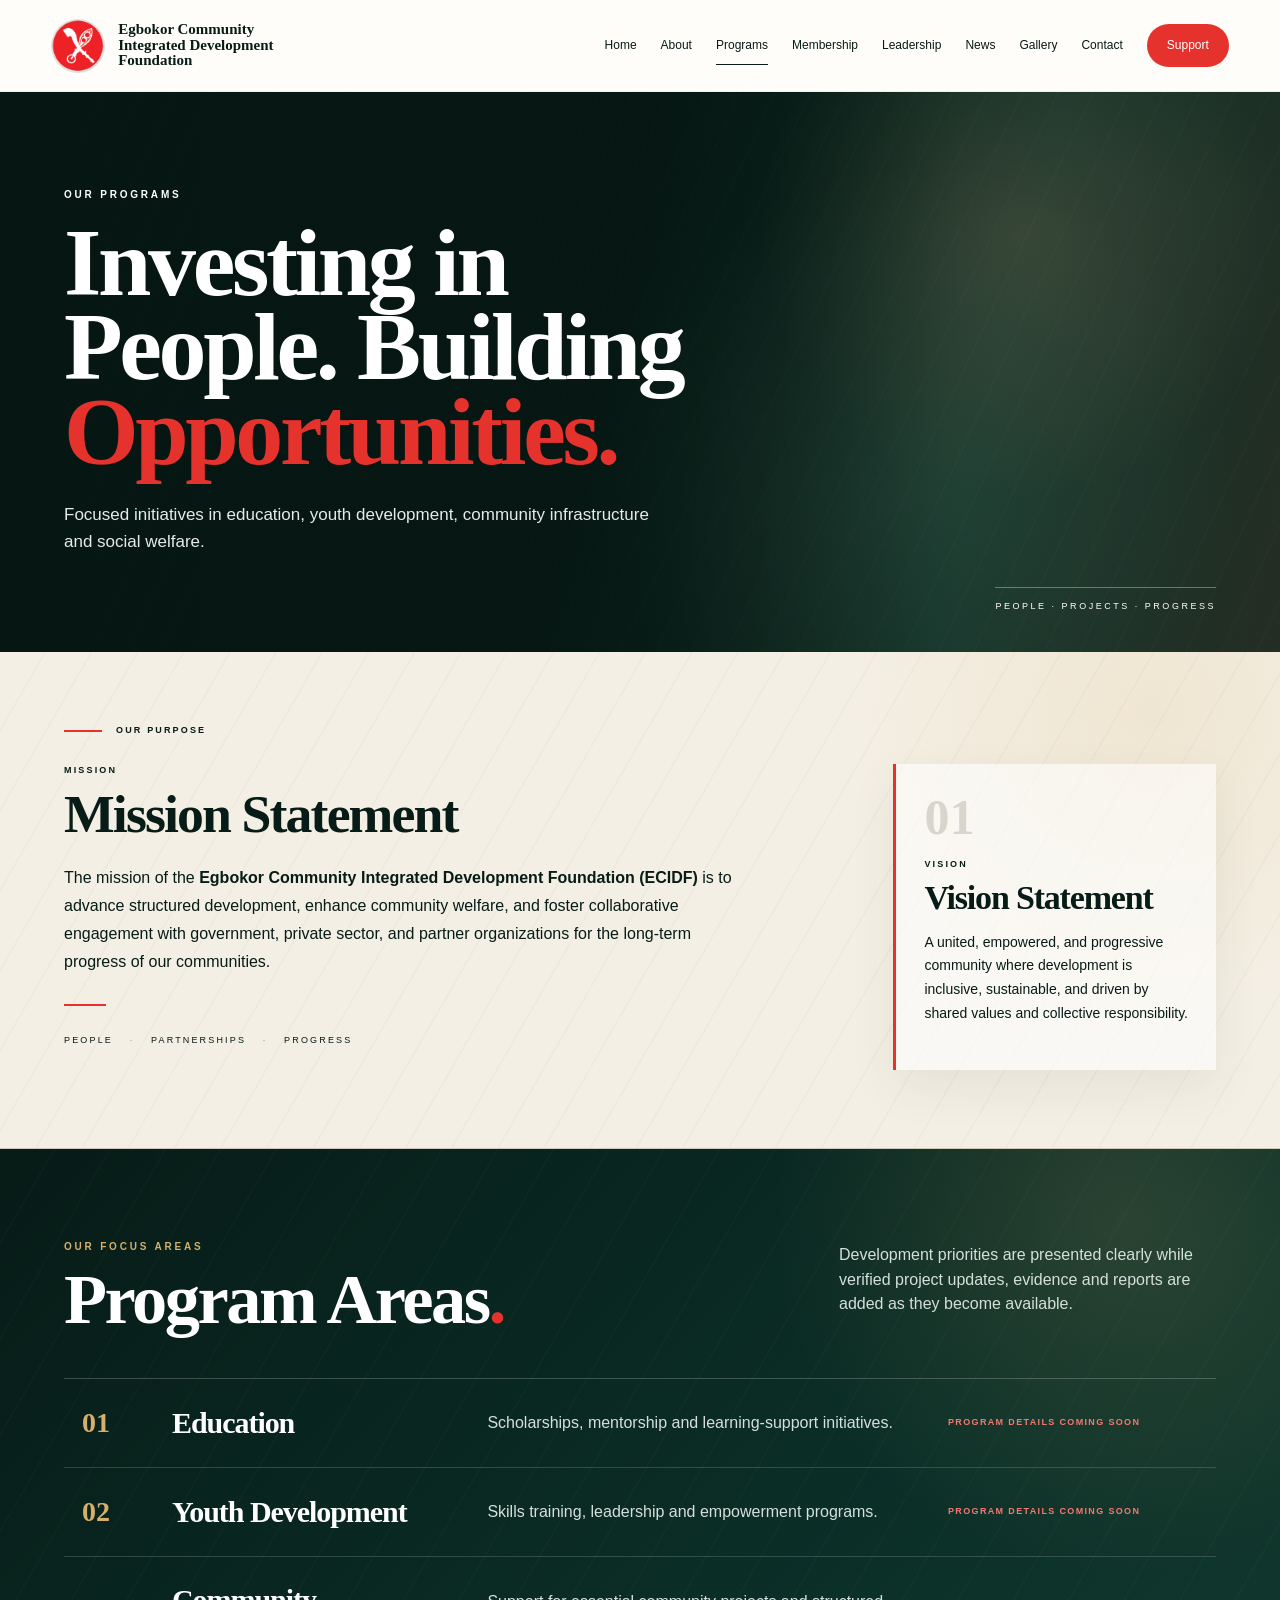
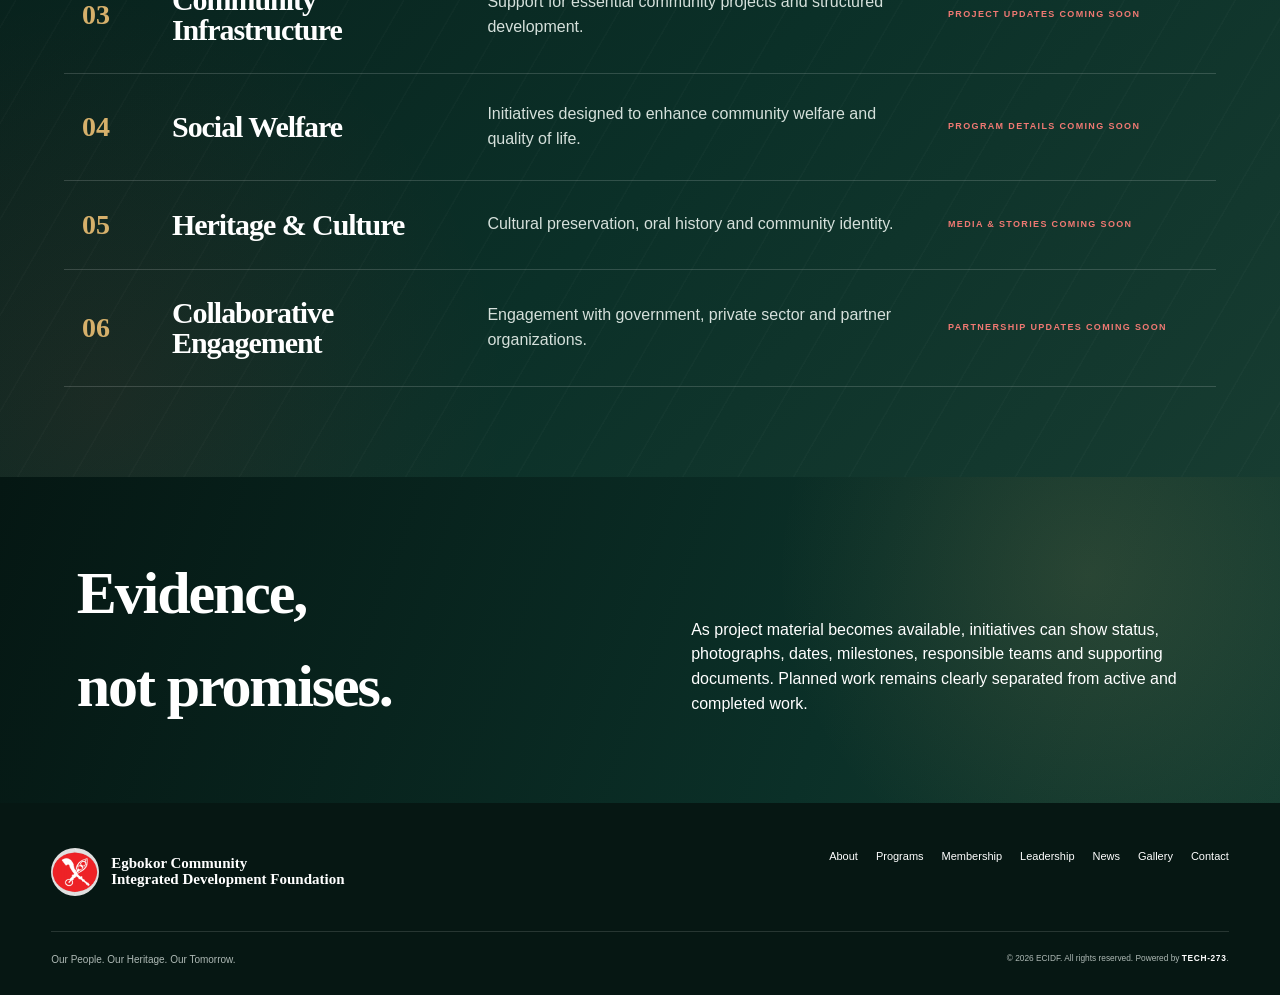
<file: programs.html>
<!doctype html><html lang="en"><head><meta charset="utf-8"><meta name="viewport" content="width=device-width,initial-scale=1"><meta name="description" content="ECIDF programs and development priorities"><title>Programs | ECIDF</title><link rel="stylesheet" href="styles.css"></head><body><header class="site-header"><a class="brand" href="index.html"><span class="brand-mark"><img src="assets/images/ecidf-emblem.png" alt="ECIDF emblem"></span><span class="brand-type">Egbokor Community<br>Integrated Development<br>Foundation</span></a><button class="menu" aria-label="Toggle navigation" aria-expanded="false">Menu</button><nav><a href="index.html">Home</a><a href="about.html">About</a><a class="active" href="programs.html">Programs</a><a href="membership.html">Membership</a><a href="leadership.html">Leadership</a><a href="news.html">News</a><a href="gallery.html">Gallery</a><a href="contact.html">Contact</a><a class="support-link" href="support.html">Support</a></nav></header><main>
<section class="cinematic-page-hero programs-hero"><div class="page-hero-copy"><p class="meta">OUR PROGRAMS</p><h1>Investing in<br>People. Building<br><span>Opportunities.</span></h1><p>Focused initiatives in education, youth development, community infrastructure and social welfare.</p></div><div class="page-hero-note">PEOPLE · PROJECTS · PROGRESS</div></section>
<section class="purpose-editorial" aria-labelledby="mission-title">
  <div class="purpose-kicker"><span></span><p>OUR PURPOSE</p></div>
  <div class="mission-panel">
    <p class="purpose-label">MISSION</p>
    <h2 id="mission-title">Mission Statement</h2>
    <p>The mission of the <strong>Egbokor Community Integrated Development Foundation (ECIDF)</strong> is to advance structured development, enhance community welfare, and foster collaborative engagement with government, private sector, and partner organizations for the long-term progress of our communities.</p>
    <div class="purpose-rule"></div>
    <p class="purpose-tags">PEOPLE <i>·</i> PARTNERSHIPS <i>·</i> PROGRESS</p>
  </div>
  <aside class="vision-panel">
    <span class="vision-number">01</span>
    <p class="purpose-label">VISION</p>
    <h3>Vision Statement</h3>
    <p>A united, empowered, and progressive community where development is inclusive, sustainable, and driven by shared values and collective responsibility.</p>
  </aside>
</section>
<section class="program-areas"><div class="program-heading"><div><p class="meta dark">OUR FOCUS AREAS</p><h2>Program Areas<span>.</span></h2></div><p>Development priorities are presented clearly while verified project updates, evidence and reports are added as they become available.</p></div><div class="program-list">
<article><span>01</span><h3>Education</h3><p>Scholarships, mentorship and learning-support initiatives.</p><small>PROGRAM DETAILS COMING SOON</small></article>
<article><span>02</span><h3>Youth Development</h3><p>Skills training, leadership and empowerment programs.</p><small>PROGRAM DETAILS COMING SOON</small></article>
<article><span>03</span><h3>Community Infrastructure</h3><p>Support for essential community projects and structured development.</p><small>PROJECT UPDATES COMING SOON</small></article>
<article><span>04</span><h3>Social Welfare</h3><p>Initiatives designed to enhance community welfare and quality of life.</p><small>PROGRAM DETAILS COMING SOON</small></article>
<article><span>05</span><h3>Heritage & Culture</h3><p>Cultural preservation, oral history and community identity.</p><small>MEDIA & STORIES COMING SOON</small></article>
<article><span>06</span><h3>Collaborative Engagement</h3><p>Engagement with government, private sector and partner organizations.</p><small>PARTNERSHIP UPDATES COMING SOON</small></article>
</div></section>
<section class="evidence-band"><h2>Evidence,<br>not promises.</h2><p>As project material becomes available, initiatives can show status, photographs, dates, milestones, responsible teams and supporting documents. Planned work remains clearly separated from active and completed work.</p></section>
</main><footer><div class="footer-brand"><img src="assets/images/ecidf-emblem.png" alt=""><strong>Egbokor Community<br>Integrated Development Foundation</strong></div><div class="footer-nav"><a href="about.html">About</a><a href="programs.html">Programs</a><a href="membership.html">Membership</a><a href="leadership.html">Leadership</a><a href="news.html">News</a><a href="gallery.html">Gallery</a><a href="contact.html">Contact</a></div><div class="footer-meta"><span>Our People. Our Heritage. Our Tomorrow.</span><small>© 2026 ECIDF. All rights reserved. Powered by <strong class="tech-credit">TECH-273</strong>.</small></div></footer><script src="script.js"></script></body></html>
</file>
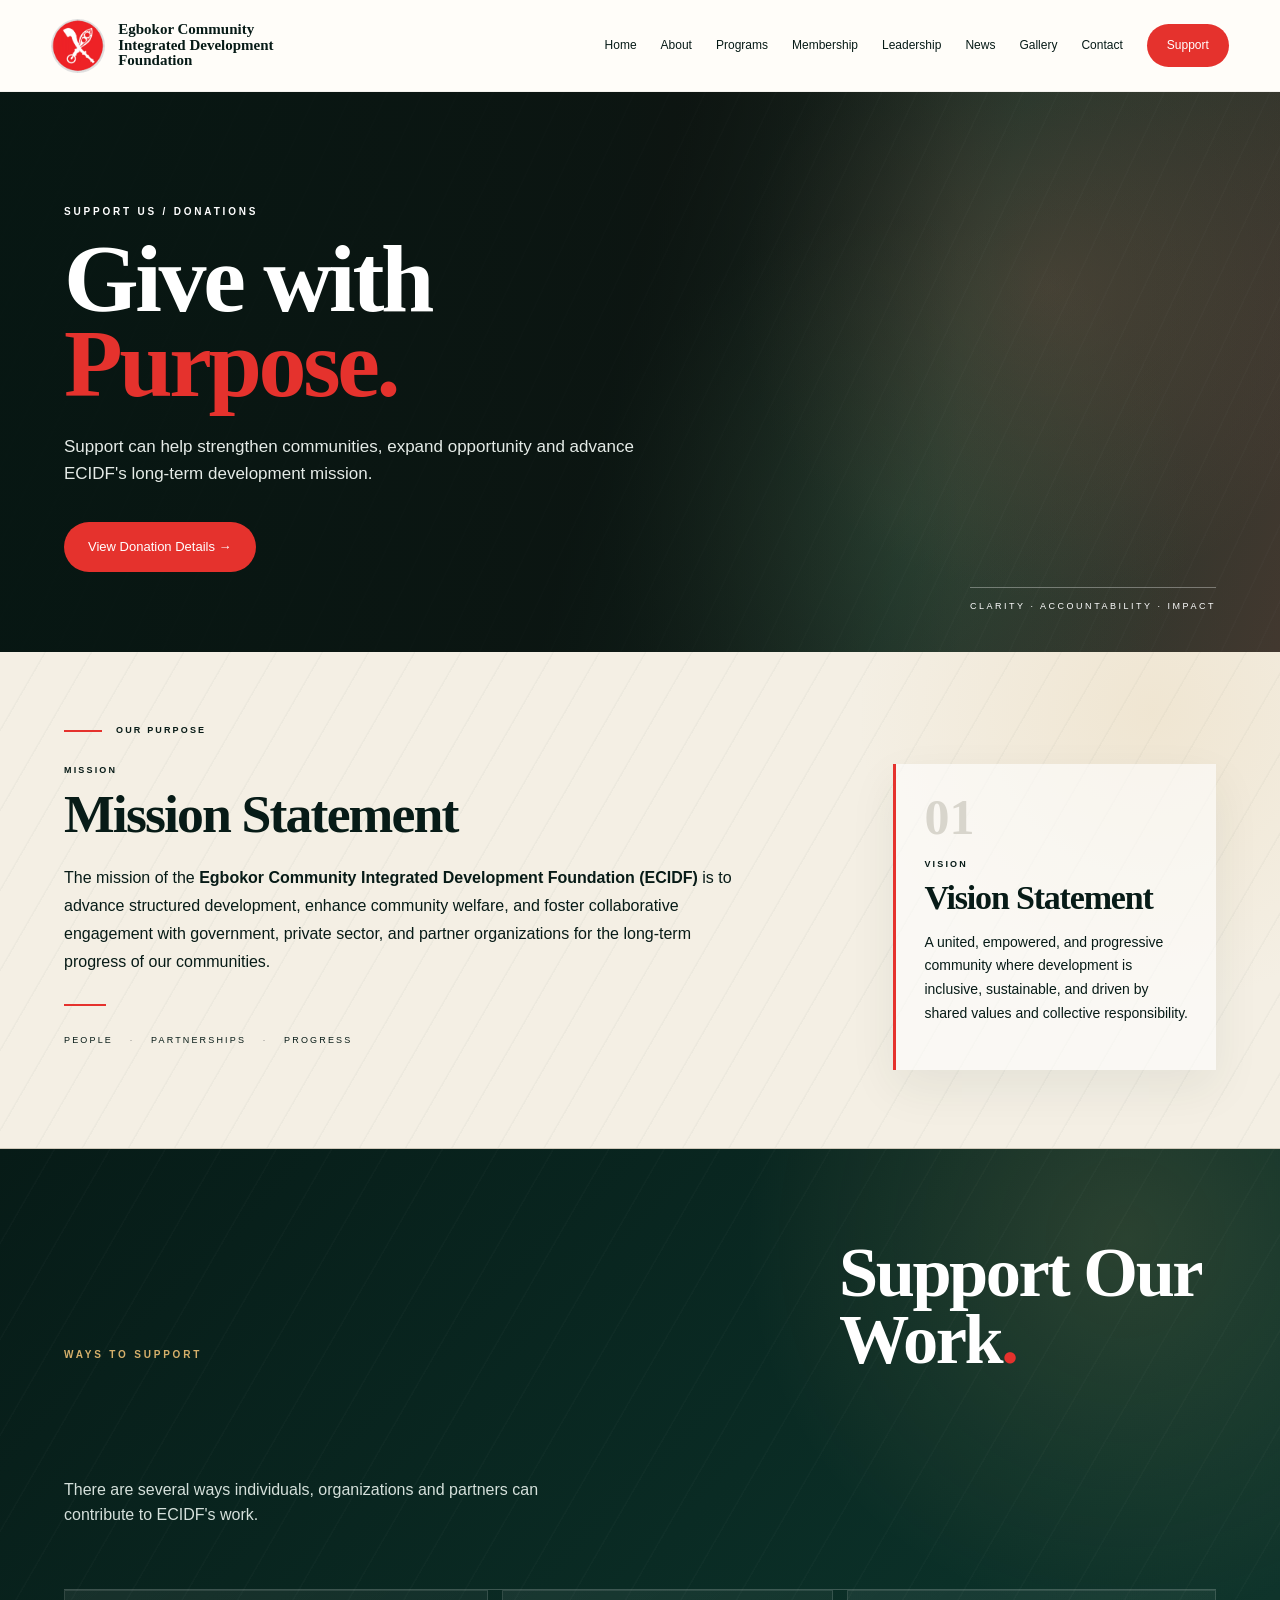
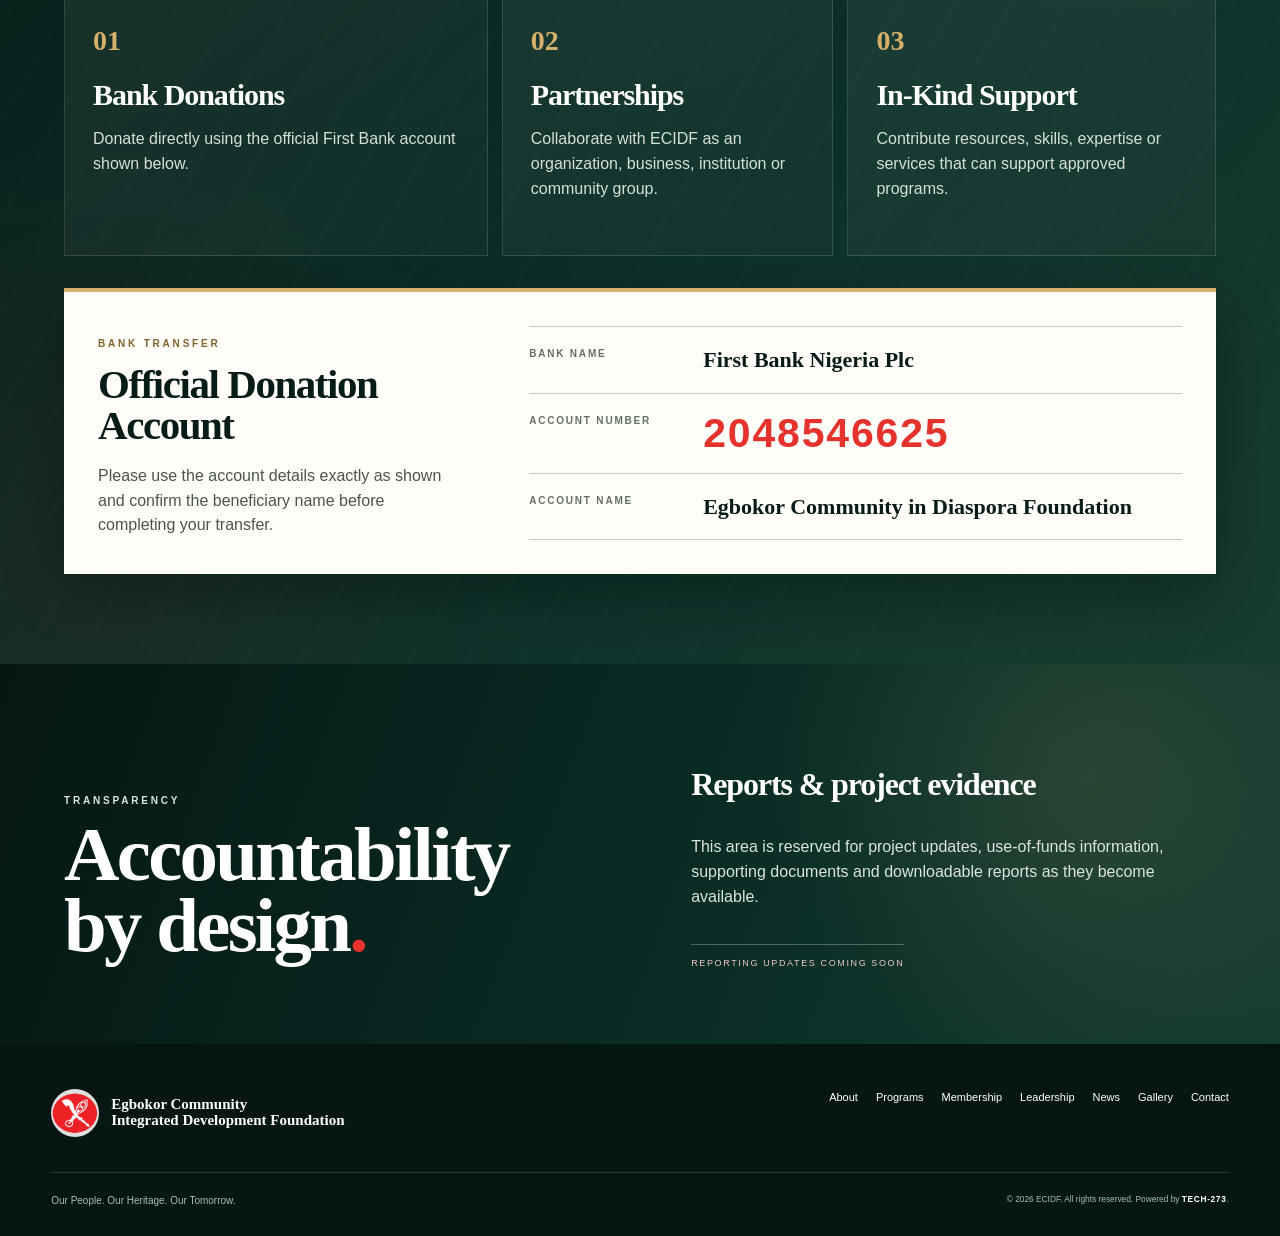
<file: support.html>
<!doctype html><html lang="en"><head><meta charset="utf-8"><meta name="viewport" content="width=device-width,initial-scale=1"><meta name="description" content="Support ECIDF through bank donations, partnerships and in-kind contributions."><title>Support Us &amp; Donations | ECIDF</title><link rel="stylesheet" href="styles.css"></head><body><header class="site-header"><a class="brand" href="index.html"><span class="brand-mark"><img src="assets/images/ecidf-emblem.png" alt="ECIDF emblem"></span><span class="brand-type">Egbokor Community<br>Integrated Development<br>Foundation</span></a><button class="menu" aria-label="Toggle navigation" aria-expanded="false">Menu</button><nav><a href="index.html">Home</a><a href="about.html">About</a><a href="programs.html">Programs</a><a href="membership.html">Membership</a><a href="leadership.html">Leadership</a><a href="news.html">News</a><a href="gallery.html">Gallery</a><a href="contact.html">Contact</a><a class="support-link active" href="support.html">Support</a></nav></header><main>
<section class="cinematic-page-hero support-hero"><div class="page-hero-copy"><p class="meta">SUPPORT US / DONATIONS</p><h1>Give with<br><span>Purpose.</span></h1><p>Support can help strengthen communities, expand opportunity and advance ECIDF's long-term development mission.</p><a class="button red" href="#donations">View Donation Details →</a></div><div class="page-hero-note">CLARITY · ACCOUNTABILITY · IMPACT</div></section>
<section class="purpose-editorial" aria-labelledby="mission-title">
  <div class="purpose-kicker"><span></span><p>OUR PURPOSE</p></div>
  <div class="mission-panel">
    <p class="purpose-label">MISSION</p>
    <h2 id="mission-title">Mission Statement</h2>
    <p>The mission of the <strong>Egbokor Community Integrated Development Foundation (ECIDF)</strong> is to advance structured development, enhance community welfare, and foster collaborative engagement with government, private sector, and partner organizations for the long-term progress of our communities.</p>
    <div class="purpose-rule"></div>
    <p class="purpose-tags">PEOPLE <i>·</i> PARTNERSHIPS <i>·</i> PROGRESS</p>
  </div>
  <aside class="vision-panel">
    <span class="vision-number">01</span>
    <p class="purpose-label">VISION</p>
    <h3>Vision Statement</h3>
    <p>A united, empowered, and progressive community where development is inclusive, sustainable, and driven by shared values and collective responsibility.</p>
  </aside>
</section>
<section class="support-ways" id="ways-to-support"><div class="support-heading"><p class="meta dark">WAYS TO SUPPORT</p><h2>Support Our Work<span>.</span></h2><p>There are several ways individuals, organizations and partners can contribute to ECIDF's work.</p></div><div class="support-tracks">
<article><span>01</span><h3>Bank Donations</h3><p>Donate directly using the official First Bank account shown below.</p></article>
<article><span>02</span><h3>Partnerships</h3><p>Collaborate with ECIDF as an organization, business, institution or community group.</p></article>
<article><span>03</span><h3>In-Kind Support</h3><p>Contribute resources, skills, expertise or services that can support approved programs.</p></article>
</div><section class="donation-details" id="donations" aria-labelledby="donation-title"><div class="donation-intro"><p class="meta">BANK TRANSFER</p><h3 id="donation-title">Official Donation Account</h3><p>Please use the account details exactly as shown and confirm the beneficiary name before completing your transfer.</p></div><dl class="bank-details"><div><dt>Bank Name</dt><dd>First Bank Nigeria Plc</dd></div><div class="account-number-row"><dt>Account Number</dt><dd>2048546625</dd></div><div><dt>Account Name</dt><dd>Egbokor Community in Diaspora Foundation</dd></div></dl></section></section>
<section class="accountability-strip"><div><p class="meta">TRANSPARENCY</p><h2>Accountability<br>by design<span>.</span></h2></div><div><h3>Reports & project evidence</h3><p>This area is reserved for project updates, use-of-funds information, supporting documents and downloadable reports as they become available.</p><span class="status-light">REPORTING UPDATES COMING SOON</span></div></section>
</main><footer><div class="footer-brand"><img src="assets/images/ecidf-emblem.png" alt=""><strong>Egbokor Community<br>Integrated Development Foundation</strong></div><div class="footer-nav"><a href="about.html">About</a><a href="programs.html">Programs</a><a href="membership.html">Membership</a><a href="leadership.html">Leadership</a><a href="news.html">News</a><a href="gallery.html">Gallery</a><a href="contact.html">Contact</a></div><div class="footer-meta"><span>Our People. Our Heritage. Our Tomorrow.</span><small>© 2026 ECIDF. All rights reserved. Powered by <strong class="tech-credit">TECH-273</strong>.</small></div></footer><script src="script.js"></script></body></html>
</file>
<file: styles.css>
:root{--ink:#071b17;--forest:#082c25;--forest2:#0d3a30;--paper:#f4efe4;--white:#fffdf8;--red:#e5322d;--muted:#77776f;--line:#cfc8b9;--gold:#d6b06b}*{box-sizing:border-box}html{scroll-behavior:auto}body{margin:0;background:var(--paper);color:var(--ink);font-family:Arial,Helvetica,sans-serif;line-height:1.55}a{color:inherit}.site-header{height:92px;padding:0 4vw;display:flex;align-items:center;justify-content:space-between;background:#fffdfaf5;backdrop-filter:blur(14px);position:sticky;top:0;z-index:100;border-bottom:1px solid #0000000c}.brand{display:flex;align-items:center;gap:13px;text-decoration:none}.brand-mark{width:54px;height:54px;border-radius:50%;overflow:hidden;flex:0 0 auto}.brand-mark img{width:100%;height:100%;object-fit:cover}.brand-type{font:700 15px/1.05 Georgia,serif}.site-header nav{display:flex;align-items:center;gap:24px}.site-header nav a{text-decoration:none;font-size:12px;padding:10px 0;border-bottom:1px solid transparent}.site-header nav a:hover,.site-header nav a.active{border-color:var(--ink)}.site-header nav .support-link{background:var(--red);color:#fff;padding:12px 20px;border:0;border-radius:999px}.menu{display:none;background:none;border:1px solid var(--line);padding:9px 12px}.meta{font-size:10px;letter-spacing:.28em;font-weight:800}.meta.dark{color:#39443f}h1,h2,h3{font-family:Georgia,'Times New Roman',serif;font-weight:600;letter-spacing:-.035em}h1 span,h2 span{color:var(--red)}.hero-editorial{min-height:760px;background:linear-gradient(90deg,#061713 0%,#0a211b 44%,#183128 100%);color:#fff;position:relative;overflow:hidden;display:grid;grid-template-columns:43% 57%;isolation:isolate}.hero-wash{position:absolute;inset:0;background:radial-gradient(circle at 88% 16%,#e6b57455,transparent 26%),radial-gradient(circle at 70% 65%,#28634e66,transparent 34%),linear-gradient(120deg,transparent 50%,#0000 70%);z-index:-1}.hero-copy{padding:8.5vw 0 5vw 4vw;z-index:5}.hero-copy h1{font-size:clamp(58px,6.6vw,104px);line-height:.88;margin:20px 0 24px;max-width:780px}.hero-copy h1 span{font-family:Arial}.dek{max-width:500px;font-size:17px;color:#e8ece8}.hero-actions{display:flex;align-items:center;gap:30px;margin:32px 0 56px}.button{display:inline-flex;align-items:center;gap:25px;text-decoration:none;padding:15px 24px;border-radius:999px;font-size:13px}.button.red{background:var(--red);color:#fff}.text-button,.inline-link{text-decoration:none;border-bottom:1px solid currentColor;padding-bottom:5px;font-size:13px}.text-button i{font-style:normal;border:1px solid #ffffff55;border-radius:50%;width:34px;height:34px;display:inline-grid;place-items:center;margin-left:12px}.hero-notes{display:flex;gap:28px}.hero-notes span{border-left:1px solid #ffffff44;padding-left:20px;font-size:9px;letter-spacing:.18em;text-transform:uppercase}.globe-art{position:absolute;right:3vw;top:4.5vw;width:min(50vw,680px);aspect-ratio:1;z-index:3}.earth{position:absolute;inset:14%;border-radius:50%;background:radial-gradient(circle at 35% 30%,#2b9fc0 0 13%,#126a8c 35%,#064461 62%,#052d3d 100%);box-shadow:inset -40px -25px 70px #00141acc,inset 20px 15px 40px #ffffff30,0 30px 70px #0009,0 0 50px #62c6dd33;overflow:hidden;animation:float 7s ease-in-out infinite}.earth:before{content:'';position:absolute;inset:-5%;border-radius:50%;background:repeating-linear-gradient(90deg,transparent 0 9%,#ffffff12 9.2% 9.5%),repeating-linear-gradient(0deg,transparent 0 9%,#ffffff10 9.2% 9.5%)}.continent{position:absolute;background:#b4a85f;filter:drop-shadow(0 2px 1px #0004);opacity:.95}.c1{width:31%;height:24%;left:18%;top:22%;border-radius:70% 35% 60% 30%;transform:rotate(-20deg)}.c2{width:20%;height:33%;left:38%;top:45%;border-radius:40% 60% 70% 30%;transform:rotate(20deg)}.c3{width:31%;height:23%;right:13%;top:25%;border-radius:35% 65% 30% 70%;transform:rotate(12deg)}.c4{width:15%;height:12%;right:16%;bottom:23%;border-radius:50%;transform:rotate(-20deg)}.emblem-badge{position:absolute;width:25%;aspect-ratio:1;left:37.5%;top:37.5%;z-index:8;border-radius:50%;overflow:hidden;box-shadow:0 0 0 5px #fff,0 0 28px #fff8}.emblem-badge img{width:100%;height:100%;object-fit:cover}.orbit{position:absolute;left:5%;right:5%;top:36%;height:28%;border:1px solid #f4cf79bb;border-radius:50%;box-shadow:0 0 12px #f5c76222;animation:orbit 20s linear infinite}.orbit:after{content:'';position:absolute;width:9px;height:9px;background:#fff6c6;border-radius:50%;left:-4px;top:50%;box-shadow:0 0 18px #ffd064}.orbit-b{transform:rotate(55deg);animation-duration:27s}.orbit-c{transform:rotate(-38deg);animation-duration:33s}.orb-label{position:absolute;z-index:10;font:600 15px Georgia,serif;text-shadow:0 2px 8px #000}.people{left:0;top:34%}.culture{left:2%;bottom:31%}.development{left:7%;bottom:14%}.unity{right:8%;top:19%}.heritage{right:0;top:42%}.future{right:6%;bottom:27%}.hero-script{position:absolute;right:5vw;bottom:4vw;font:italic 27px/1.05 Georgia,serif;transform:rotate(-6deg);z-index:5}.hero-script em{color:var(--red)}.editorial-section{padding:70px 4vw 90px;display:grid;grid-template-columns:70px 30% 1fr;gap:3vw;background:var(--paper)}.section-index{font-size:11px;padding-top:10px}.section-index small{display:block;letter-spacing:.2em;margin-top:12px}.statement h2,.focus-section h2,.join-section h2{font-size:clamp(48px,5.3vw,82px);line-height:.93;margin:0 0 25px}.statement p{max-width:430px}.circle-link{width:42px;height:42px;border:1px solid var(--ink);border-radius:50%;display:inline-grid;place-items:center;text-decoration:none;margin:20px 15px 0 0}.photo-collage{min-height:430px;position:relative}.image-slot{position:absolute;background:linear-gradient(135deg,#3f5c4d,#10241d);color:#fff;display:flex;flex-direction:column;justify-content:flex-end;padding:20px;overflow:hidden}.image-slot:before{content:'';position:absolute;inset:0;background:repeating-linear-gradient(135deg,#ffffff05 0 2px,transparent 2px 8px)}.image-slot span,.image-slot small{position:relative}.village{left:0;top:30px;width:44%;height:260px}.portrait{right:0;top:0;width:56%;height:380px;filter:grayscale(1)}.photo-collage blockquote{position:absolute;right:-1%;bottom:10px;width:34%;background:#cf332dbd;color:#fff;padding:28px;font:22px/1.2 Georgia,serif;margin:0;z-index:3}.focus-section{padding:65px 4vw;background:#071d18;color:#fff;display:grid;grid-template-columns:70px 23% 1fr;gap:3vw}.section-index.light{color:#fff}.focus-track{display:grid;grid-template-columns:repeat(4,1fr);min-height:330px}.focus-track a{padding:190px 18px 20px;text-decoration:none;border-left:1px solid #ffffff25;background:linear-gradient(0deg,#000b,#0000),radial-gradient(circle at 50% 30%,#2f6551,#10251e);position:relative}.focus-track a:nth-child(2){background:linear-gradient(0deg,#000b,#0000),radial-gradient(circle at 50% 30%,#6b6545,#1b2d24)}.focus-track a:nth-child(3){background:linear-gradient(0deg,#000b,#0000),radial-gradient(circle at 50% 30%,#68453b,#1d211c)}.focus-track a:nth-child(4){background:linear-gradient(0deg,#000b,#0000),radial-gradient(circle at 50% 30%,#37505a,#14201e)}.focus-track b,.focus-track span{display:block}.focus-track b{font:22px Georgia,serif}.focus-track span{font-size:11px;color:#d9dfdc;margin-top:5px}.focus-track i{position:absolute;bottom:18px;right:18px;font-style:normal}.join-section{padding:0 4vw;min-height:430px;display:grid;grid-template-columns:70px 33% 1fr 22%;gap:3vw;align-items:center;background:#f6f1e6}.landscape-placeholder{height:100%;min-height:430px;background:radial-gradient(circle at 65% 35%,#e4b874,#5f6e4b 35%,#273c30 70%);display:flex;flex-direction:column;justify-content:flex-end;padding:25px;color:#fff}.join-copy{padding-right:2vw}.join-copy .button{margin:12px 0 20px}.join-copy .inline-link{display:block;width:max-content}.page-intro{min-height:520px;padding:9vw 5vw 6vw;background:#071d18;color:#fff;position:relative;overflow:hidden}.page-intro:after{content:'';position:absolute;width:420px;height:420px;border:1px solid #d6b06b55;border-radius:50%;right:-100px;top:70px;box-shadow:0 0 0 80px #d6b06b0a,0 0 0 160px #d6b06b08}.page-intro h1{font-size:clamp(66px,9vw,135px);line-height:.82;margin:30px 0;position:relative;z-index:2}.page-dek{max-width:650px;font-size:18px;color:#dfe6e2;position:relative;z-index:2}.split-editorial,.contact-editorial,.support-editorial{padding:90px 6vw;display:grid;grid-template-columns:1.1fr .9fr;gap:8vw}.split-editorial h2,.contact-editorial h2,.support-editorial h2{font-size:clamp(48px,6vw,88px);line-height:.95}.manifesto{border-top:4px solid var(--red);padding:30px;background:#fff}.manifesto b{font-size:10px;letter-spacing:.2em;color:var(--red)}.manifesto p{font:24px/1.25 Georgia,serif}.broken-grid{padding:0 6vw 100px;display:grid;grid-template-columns:1.1fr 1.5fr .7fr;gap:20px;align-items:stretch}.location-panel{background:var(--forest);color:#fff;padding:35px}.location-panel h3{font-size:38px}.coming{background:#fff;border-top:4px solid var(--red);padding:30px}.coming>span,.status{font-size:9px;letter-spacing:.18em;font-weight:800;color:var(--red)}.coming h3{font-size:32px}.editorial-coming{padding:40px}.values{padding:30px;border:1px solid var(--line)}.values span,.values strong{display:block}.values span{font-size:9px;letter-spacing:.2em;margin-bottom:20px}.values strong{font:25px Georgia,serif;padding:10px 0;border-bottom:1px solid var(--line)}.project-ledger{padding:80px 6vw}.project-ledger article{display:grid;grid-template-columns:60px 1.2fr 1fr 220px;gap:30px;align-items:center;padding:35px 0;border-top:1px solid var(--line)}.project-ledger article:last-child{border-bottom:1px solid var(--line)}.project-ledger h2{font-size:42px;margin:0}.evidence-band{padding:70px 6vw;background:var(--forest);color:#fff;display:grid;grid-template-columns:1fr 1fr;gap:8vw;align-items:end}.evidence-band h2{font-size:60px;margin:0}.category-list{margin-top:35px}.category-list span{display:block;border-top:1px solid var(--line);padding:16px 0;font:24px Georgia,serif}.form-provision label{display:block;font-size:11px;font-weight:700;margin:15px 0}.form-provision input,.form-provision textarea{width:100%;padding:13px;border:1px solid var(--line);margin-top:5px;background:#f5f2eb}.form-provision button,.coming button{padding:13px 18px;border:0;background:#d7d3ca;color:#777}.leadership-layout{padding:80px 6vw;display:grid;grid-template-columns:1.1fr repeat(3,1fr);gap:18px}.lead-title{grid-row:span 2;padding-right:40px}.lead-title h2{font-size:70px}.leader-card{background:#fff;padding-bottom:20px}.portrait-slot{height:230px;background:linear-gradient(145deg,#d8d2c4,#f6f1e6);display:grid;place-items:center;text-align:center;color:#777;font-size:10px;letter-spacing:.15em}.leader-card small,.leader-card h3,.leader-card p{margin-left:18px;margin-right:18px}.leader-card h3{font-size:24px}.news-ledger{padding:80px 6vw;display:grid;grid-template-columns:2fr 1fr 1fr;gap:18px}.news-ledger article{background:#fff;padding:30px;min-height:260px}.news-ledger .featured-news{grid-row:span 2;min-height:540px;background:var(--forest);color:#fff;display:flex;flex-direction:column;justify-content:flex-end}.featured-news h2{font-size:58px}.news-ledger small,.featured-news>span{font-size:9px;letter-spacing:.18em;color:var(--red)}.gallery-editorial{padding:70px 4vw;display:grid;grid-template-columns:1.3fr .7fr 1fr;grid-auto-rows:240px;gap:14px}.gallery-placeholder{background:linear-gradient(135deg,#385447,#12251e);color:#fff;padding:20px;display:flex;flex-direction:column;justify-content:flex-end}.gallery-placeholder span{font:26px Georgia,serif}.gallery-placeholder small{font-size:10px;letter-spacing:.12em}.g1{grid-row:span 2}.g4{grid-column:span 2}.contact-lines{margin-top:35px}.contact-lines span{display:flex;justify-content:space-between;gap:30px;border-top:1px solid var(--line);padding:16px 0;font-size:12px}.support-intro{background:#1b1714}.support-editorial{grid-template-columns:1.2fr .8fr .8fr}footer{background:#061713;color:#fff;padding:45px 4vw 28px;display:grid;grid-template-columns:1.2fr 1fr;gap:35px}.footer-brand{display:flex;gap:12px;align-items:center;font:15px/1.05 Georgia,serif}.footer-brand img{width:48px;height:48px;border-radius:50%}.footer-nav{display:flex;gap:18px;flex-wrap:wrap;justify-content:flex-end}.footer-nav a{text-decoration:none;font-size:11px}.footer-meta{grid-column:1/-1;border-top:1px solid #ffffff22;padding-top:20px;display:flex;justify-content:space-between;font-size:10px;color:#aeb9b5}@keyframes float{50%{transform:translateY(-10px)}}@keyframes orbit{to{transform:rotate(360deg)}}@media(prefers-reduced-motion:reduce){.earth,.orbit{animation:none}}@media(max-width:1050px){.site-header nav{display:none;position:absolute;top:92px;left:0;right:0;background:#fff;padding:25px 5vw;flex-direction:column;align-items:flex-start}.site-header nav.open{display:flex}.menu{display:block}.hero-editorial{grid-template-columns:1fr;min-height:1050px}.hero-copy{padding:80px 6vw}.globe-art{top:500px;right:10%;width:80vw;max-width:600px}.hero-script{display:none}.editorial-section,.focus-section{grid-template-columns:50px 1fr}.photo-collage,.focus-track{grid-column:2}.join-section{grid-template-columns:50px 1fr}.landscape-placeholder{grid-column:2}.join-section h2,.join-copy{grid-column:2}.broken-grid,.support-editorial{grid-template-columns:1fr 1fr}.project-ledger article{grid-template-columns:50px 1fr}.project-ledger article p,.project-ledger .status{grid-column:2}.leadership-layout{grid-template-columns:1fr 1fr}.lead-title{grid-column:1/-1;grid-row:auto}.news-ledger{grid-template-columns:1fr 1fr}.news-ledger .featured-news{grid-column:1/-1;grid-row:auto}.gallery-editorial{grid-template-columns:1fr 1fr}.g4{grid-column:auto}.split-editorial,.contact-editorial{grid-template-columns:1fr}.evidence-band{grid-template-columns:1fr}.focus-track{grid-template-columns:1fr 1fr}}@media(max-width:650px){.site-header{height:78px;padding:0 5vw}.brand-mark{width:44px;height:44px}.brand-type{font-size:12px}.site-header nav{top:78px}.hero-editorial{min-height:900px}.hero-copy{padding:60px 6vw}.hero-copy h1{font-size:52px}.hero-notes{gap:12px}.hero-notes span{font-size:7px;padding-left:10px}.globe-art{top:470px;right:0;width:100vw}.orb-label{font-size:11px}.editorial-section,.focus-section,.join-section{padding-left:5vw;padding-right:5vw;grid-template-columns:1fr}.section-index{margin-bottom:15px}.photo-collage,.focus-track,.landscape-placeholder,.join-section h2,.join-copy{grid-column:1}.photo-collage{min-height:540px}.village{width:65%;height:230px}.portrait{width:70%;top:140px;height:340px}.photo-collage blockquote{width:60%;bottom:0}.focus-track{grid-template-columns:1fr}.focus-track a{min-height:220px;padding-top:120px}.page-intro{min-height:440px;padding:80px 6vw}.page-intro h1{font-size:62px}.broken-grid,.support-editorial,.leadership-layout,.news-ledger,.gallery-editorial{grid-template-columns:1fr}.gallery-placeholder{min-height:240px}.g1{grid-row:auto}.project-ledger{padding:60px 6vw}.project-ledger article{grid-template-columns:1fr;gap:10px}.project-ledger article p,.project-ledger .status{grid-column:1}.evidence-band h2{font-size:45px}.footer-nav{justify-content:flex-start}.footer-meta{flex-direction:column;gap:8px}}
/* V7 editorial mission, programs and support upgrade */
.purpose-editorial{padding:72px 5vw 78px;background:#f8f4eb;display:grid;grid-template-columns:minmax(0,1.75fr) minmax(260px,.75fr);column-gap:6vw;position:relative;border-bottom:1px solid var(--line)}.purpose-kicker{grid-column:1/-1;display:flex;align-items:center;gap:14px;margin-bottom:26px}.purpose-kicker span{width:38px;height:2px;background:var(--red)}.purpose-kicker p,.purpose-label{margin:0;font-size:9px;letter-spacing:.24em;font-weight:800}.mission-panel{padding-right:5vw}.mission-panel h2,.vision-panel h3{font-family:Georgia,'Times New Roman',serif;letter-spacing:-.035em}.mission-panel h2{font-size:clamp(38px,4.2vw,66px);line-height:1;margin:10px 0 22px}.mission-panel>p:not(.purpose-label):not(.purpose-tags){max-width:780px;font-size:16px;line-height:1.75}.purpose-rule{width:42px;height:2px;background:var(--red);margin:28px 0}.purpose-tags{font-size:9px;letter-spacing:.24em}.purpose-tags i{font-style:normal;padding:0 12px;color:#888}.vision-panel{border-left:1px solid var(--line);padding:0 0 0 34px;position:relative}.vision-number{display:block;font:700 50px/1 Georgia,serif;color:#d8d5cc;margin-bottom:16px}.vision-panel h3{font-size:34px;line-height:1.02;margin:9px 0 15px}.vision-panel p:last-child{font-size:14px;line-height:1.7}.cinematic-page-hero{min-height:560px;color:#fff;position:relative;overflow:hidden;display:flex;align-items:flex-end;padding:80px 5vw;background:#082c25}.cinematic-page-hero:before,.cinematic-page-hero:after{content:'';position:absolute;inset:0}.cinematic-page-hero:before{background:radial-gradient(circle at 80% 25%,#9b815e55,transparent 24%),radial-gradient(circle at 72% 70%,#51745f55,transparent 32%),linear-gradient(105deg,#061914 0 48%,#16392e 75%,#2d3328 100%)}.cinematic-page-hero:after{background:linear-gradient(90deg,#061713ee 0%,#061713aa 48%,#06171333 75%),repeating-linear-gradient(115deg,transparent 0 30px,#ffffff05 31px 32px)}.support-hero:before{background:radial-gradient(circle at 82% 35%,#8f624f66,transparent 28%),radial-gradient(circle at 70% 75%,#536d5055,transparent 30%),linear-gradient(105deg,#17120f 0 48%,#263b2f 72%,#514036 100%)}.page-hero-copy{position:relative;z-index:2;max-width:760px}.page-hero-copy h1{font-size:clamp(62px,7.5vw,112px);line-height:.88;margin:18px 0 28px}.page-hero-copy p:not(.meta){max-width:610px;font-size:17px;color:#e5ebe7}.page-hero-copy .button{margin-top:18px}.page-hero-note{position:absolute;right:5vw;bottom:38px;z-index:2;font-size:9px;letter-spacing:.28em;border-top:1px solid #ffffff55;padding-top:12px}.program-areas,.support-ways{padding:78px 5vw 90px;background:#fffdf8}.program-heading,.support-heading{display:grid;grid-template-columns:1fr minmax(280px,.55fr);gap:7vw;align-items:end;margin-bottom:45px}.program-heading h2,.support-heading h2{font-size:clamp(48px,5.5vw,78px);line-height:.95;margin:12px 0 0}.program-heading>p,.support-heading>p{max-width:500px}.program-list{border-top:1px solid var(--line)}.program-list article{display:grid;grid-template-columns:65px minmax(220px,.8fr) 1.2fr 250px;gap:25px;align-items:center;padding:28px 0;border-bottom:1px solid var(--line)}.program-list article>span,.support-tracks article>span{font:700 28px Georgia,serif;color:#d6d2c9}.program-list h3{font:600 30px/1 Georgia,serif;margin:0}.program-list p{margin:0}.program-list small{font-size:9px;letter-spacing:.15em;color:var(--red);font-weight:800}.support-tracks{display:grid;grid-template-columns:1.15fr .9fr 1fr;border-top:1px solid var(--line);border-bottom:1px solid var(--line)}.support-tracks article{padding:34px 30px 38px 0;min-height:245px}.support-tracks article+article{border-left:1px solid var(--line);padding-left:30px}.support-tracks h3{font:600 30px/1.05 Georgia,serif;margin:22px 0 12px}.verification-notice{margin-top:32px;background:#eaf2e7;border-left:4px solid var(--forest2);padding:22px 26px;display:grid;grid-template-columns:280px 1fr;gap:30px}.verification-notice strong{font:600 20px Georgia,serif}.verification-notice p{margin:0}.accountability-strip{padding:70px 5vw;background:var(--forest);color:#fff;display:grid;grid-template-columns:1fr 1fr;gap:8vw;align-items:end}.accountability-strip h2{font-size:clamp(50px,6vw,82px);line-height:.92;margin:12px 0}.accountability-strip h3{font:600 32px Georgia,serif}.accountability-strip p{color:#dbe4df;max-width:580px}.status-light{display:inline-block;margin-top:18px;font-size:9px;letter-spacing:.18em;color:#f2c9c7;border-top:1px solid #ffffff44;padding-top:12px}
@media(max-width:900px){.purpose-editorial{grid-template-columns:1fr}.vision-panel{border-left:0;border-top:1px solid var(--line);padding:30px 0 0;margin-top:35px}.program-heading,.support-heading,.accountability-strip{grid-template-columns:1fr}.program-list article{grid-template-columns:50px 1fr}.program-list article p,.program-list article small{grid-column:2}.support-tracks{grid-template-columns:1fr}.support-tracks article+article{border-left:0;border-top:1px solid var(--line);padding-left:0}.verification-notice{grid-template-columns:1fr}.cinematic-page-hero{min-height:500px}}
@media(max-width:650px){.purpose-editorial,.program-areas,.support-ways{padding-left:6vw;padding-right:6vw}.mission-panel{padding-right:0}.purpose-tags{line-height:2}.cinematic-page-hero{padding:65px 6vw}.page-hero-copy h1{font-size:54px}.page-hero-note{display:none}.program-list article{grid-template-columns:1fr;gap:8px}.program-list article p,.program-list article small{grid-column:1}.support-tracks article{padding-right:0}.accountability-strip{padding:60px 6vw}}

/* V8 — Edo/Benin heritage globe and richly layered program/support pages */
.heritage-globe-art{right:1vw;top:3vw;width:min(55vw,740px);display:grid;place-items:center;perspective:1200px}
.heritage-globe-art:before{content:'';position:absolute;inset:8%;border-radius:50%;background:radial-gradient(circle,#d6b06b22 0 46%,transparent 70%);filter:blur(18px)}
.heritage-globe{width:86%;aspect-ratio:1;display:grid;place-items:center;animation:globeFloat 7s ease-in-out infinite;transform-style:preserve-3d}
.heritage-globe img{display:block;width:100%;height:100%;object-fit:contain;filter:drop-shadow(0 34px 45px #000b) drop-shadow(0 0 24px #d6b06b32);animation:heritageTurn 16s ease-in-out infinite;transform-origin:center}
.globe-caption{position:absolute;right:1%;bottom:7%;padding:13px 17px;border-left:2px solid var(--red);background:#061713c7;backdrop-filter:blur(8px);display:flex;flex-direction:column;color:#fff;box-shadow:0 12px 30px #0005}
.globe-caption span{font-size:8px;letter-spacing:.24em;color:var(--gold)}
.globe-caption strong{font:italic 17px Georgia,serif;margin-top:3px}
@keyframes globeFloat{50%{transform:translateY(-12px)}}
@keyframes heritageTurn{0%,100%{transform:rotateY(-10deg) rotateZ(-1deg)}50%{transform:rotateY(18deg) rotateZ(1deg)}}

.program-areas,.support-ways{position:relative;overflow:hidden;background:linear-gradient(135deg,#071b17 0%,#0b3028 58%,#173c31 100%);color:#fff}
.program-areas:before,.support-ways:before{content:'';position:absolute;inset:0;pointer-events:none;background:radial-gradient(circle at 88% 8%,#d6b06b28,transparent 25%),radial-gradient(circle at 8% 92%,#e5322d14,transparent 28%),repeating-linear-gradient(120deg,transparent 0 46px,#ffffff05 47px 48px)}
.program-areas>* ,.support-ways>*{position:relative;z-index:1}
.program-areas .meta.dark,.support-ways .meta.dark{color:var(--gold)}
.program-heading>p,.support-heading>p,.program-list p,.support-tracks p{color:#d5e0db}
.program-list{border-color:#ffffff35}
.program-list article{border-color:#ffffff28;transition:background .25s ease,transform .25s ease;padding-left:18px;padding-right:18px}
.program-list article:hover{background:#ffffff0b;transform:translateX(5px)}
.program-list article>span,.support-tracks article>span{color:var(--gold)}
.program-list small{color:#f07973}
.support-tracks{border-color:#ffffff35;gap:14px;border-bottom:0}
.support-tracks article{padding:34px 28px 38px;background:linear-gradient(145deg,#ffffff10,#ffffff05);border:1px solid #ffffff20;min-height:260px}
.support-tracks article+article{border:1px solid #ffffff20;padding-left:28px}
.support-tracks h3{color:#fff}
.verification-notice{background:linear-gradient(110deg,#d6b06b22,#ffffff0a);border-left-color:var(--gold);color:#fff;box-shadow:0 18px 50px #0003}
.purpose-editorial{background:linear-gradient(135deg,#efe7d7,#faf7ef 48%,#e8dfce);background-image:radial-gradient(circle at 90% 12%,#d6b06b26,transparent 24%),repeating-linear-gradient(120deg,transparent 0 38px,#082c2508 39px 40px);}
.vision-panel{background:#fff9;padding:28px 28px 30px;border-left:3px solid var(--red);box-shadow:0 18px 45px #16322912}
.evidence-band,.accountability-strip{background:radial-gradient(circle at 85% 30%,#d6b06b21,transparent 28%),linear-gradient(110deg,#051713,#0b3028 65%,#163d31)}
@media(prefers-reduced-motion:reduce){.heritage-globe,.heritage-globe img{animation:none}}
@media(max-width:1050px){.heritage-globe-art{top:500px;right:8%;width:84vw;max-width:620px}}
@media(max-width:650px){.heritage-globe-art{top:485px;right:0;width:100vw}.globe-caption{right:6%;bottom:2%}.support-tracks{gap:12px}.program-list article:hover{transform:none}.vision-panel{padding:24px 20px}}

/* V9 — clear, responsive donation account details */
.donation-details{scroll-margin-top:110px;margin-top:32px;padding:34px;display:grid;grid-template-columns:minmax(220px,.72fr) minmax(0,1.28fr);gap:5vw;align-items:start;background:var(--white);color:var(--ink);border-top:4px solid var(--gold);box-shadow:0 22px 55px #0004}
.donation-intro .meta{color:#80632f}.donation-intro h3{font-size:clamp(32px,3.2vw,48px);line-height:1;margin:12px 0 18px}.donation-intro p:last-child{max-width:440px;margin:0;color:#4a554f}
.bank-details{margin:0}.bank-details>div{display:grid;grid-template-columns:150px minmax(0,1fr);gap:24px;padding:19px 0;border-top:1px solid var(--line)}.bank-details>div:last-child{border-bottom:1px solid var(--line)}.bank-details dt{font-size:10px;line-height:1.5;letter-spacing:.18em;font-weight:800;text-transform:uppercase;color:#63706a}.bank-details dd{margin:0;font:600 22px/1.25 Georgia,'Times New Roman',serif;overflow-wrap:anywhere}.bank-details .account-number-row dd{font-family:Arial,Helvetica,sans-serif;font-size:clamp(30px,3.2vw,44px);font-weight:800;line-height:1;color:var(--red);letter-spacing:.045em;font-variant-numeric:tabular-nums}
.home-donation{padding:78px 5vw;display:grid;grid-template-columns:minmax(260px,.8fr) minmax(420px,1.2fr);gap:7vw;align-items:center;background:linear-gradient(135deg,#f7f1e5,#fffdf8 54%,#eadfca)}.donation-callout h2{font-size:clamp(48px,5vw,76px);line-height:.94;margin:16px 0 24px}.donation-callout>p:not(.meta){max-width:500px}.donation-callout .inline-link{display:inline-block;margin-top:12px}.bank-details-home{padding:22px 30px;background:#fff;border-top:4px solid var(--red);box-shadow:0 22px 55px #1632291a}
@media(max-width:900px){.donation-details,.home-donation{grid-template-columns:1fr}.home-donation{gap:42px}.bank-details-home{padding:18px 24px}}
@media(max-width:650px){.donation-details{padding:26px 20px}.home-donation{padding:62px 6vw}.bank-details-home{padding:14px 18px}.bank-details>div{grid-template-columns:1fr;gap:7px;padding:17px 0}.bank-details .account-number-row dd{font-size:32px;letter-spacing:.025em}}
.tech-credit{color:#fff;font-weight:800;letter-spacing:.08em}
</file>
